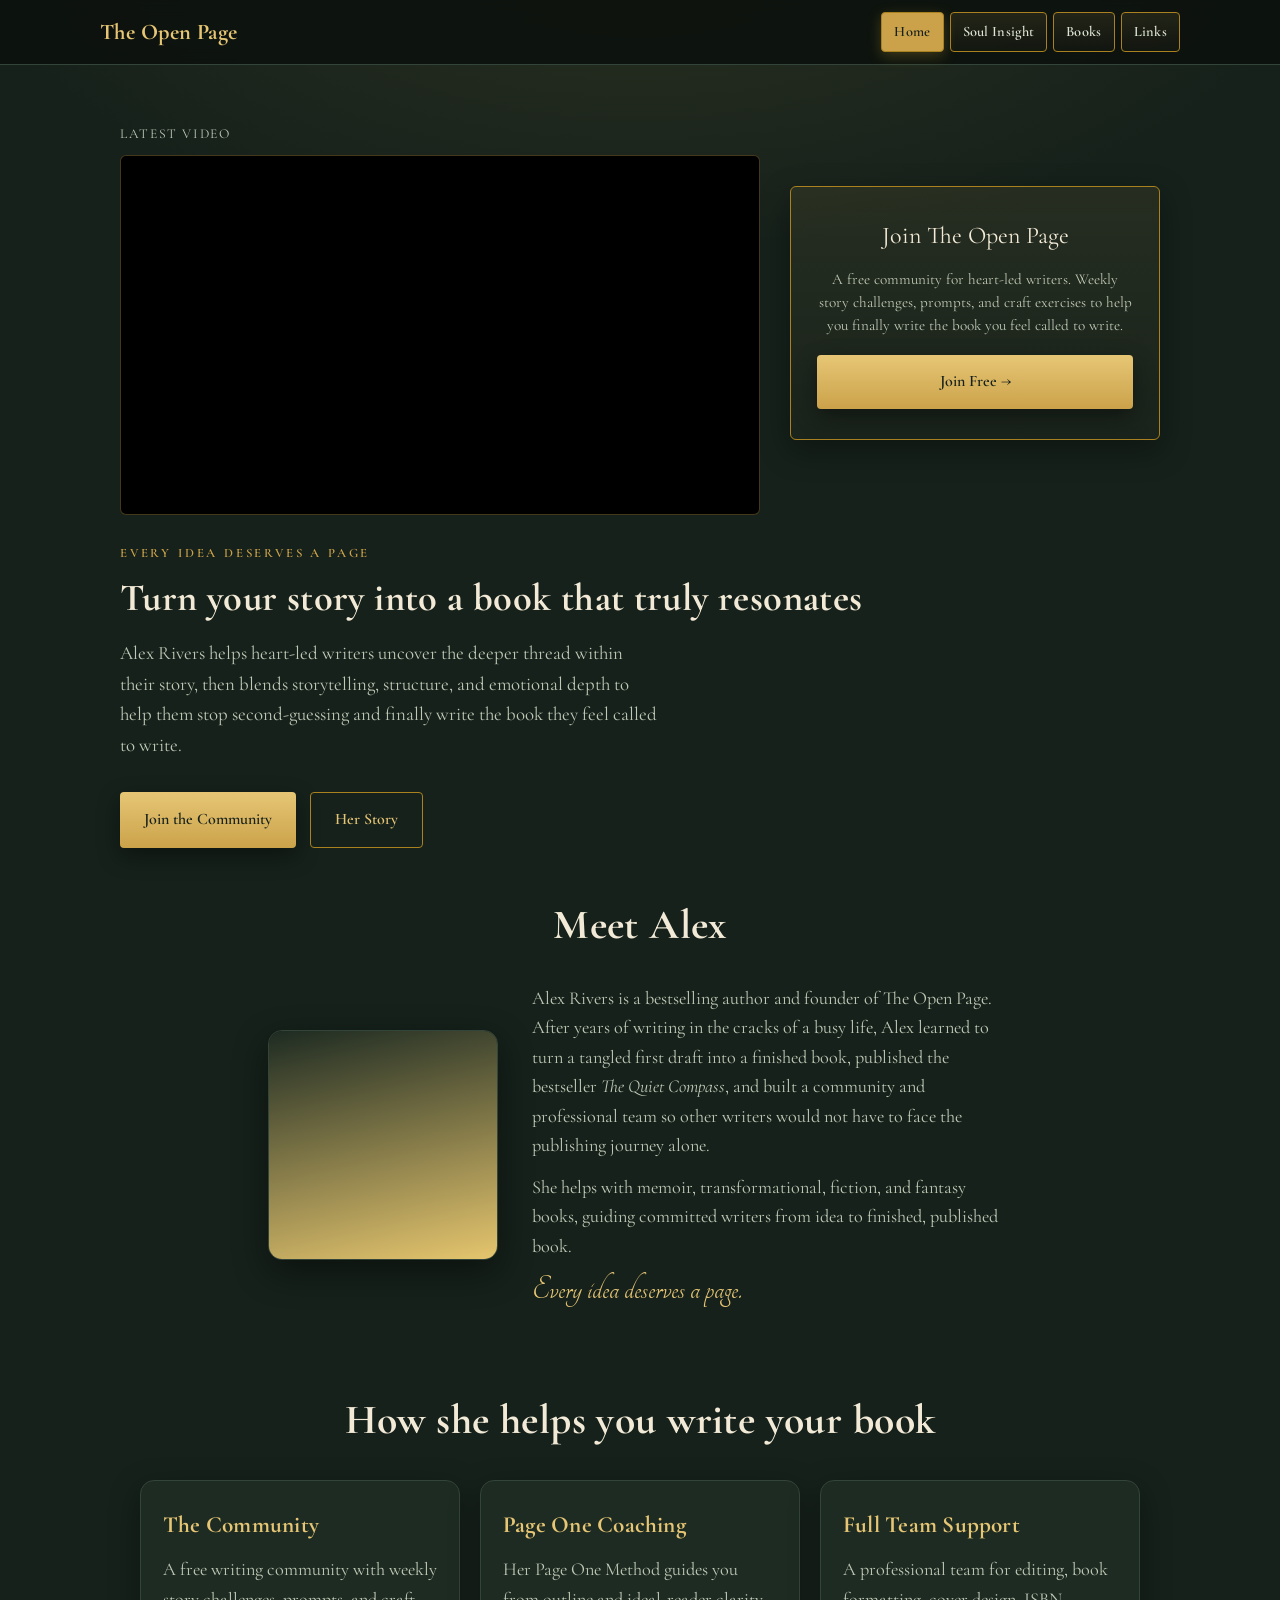
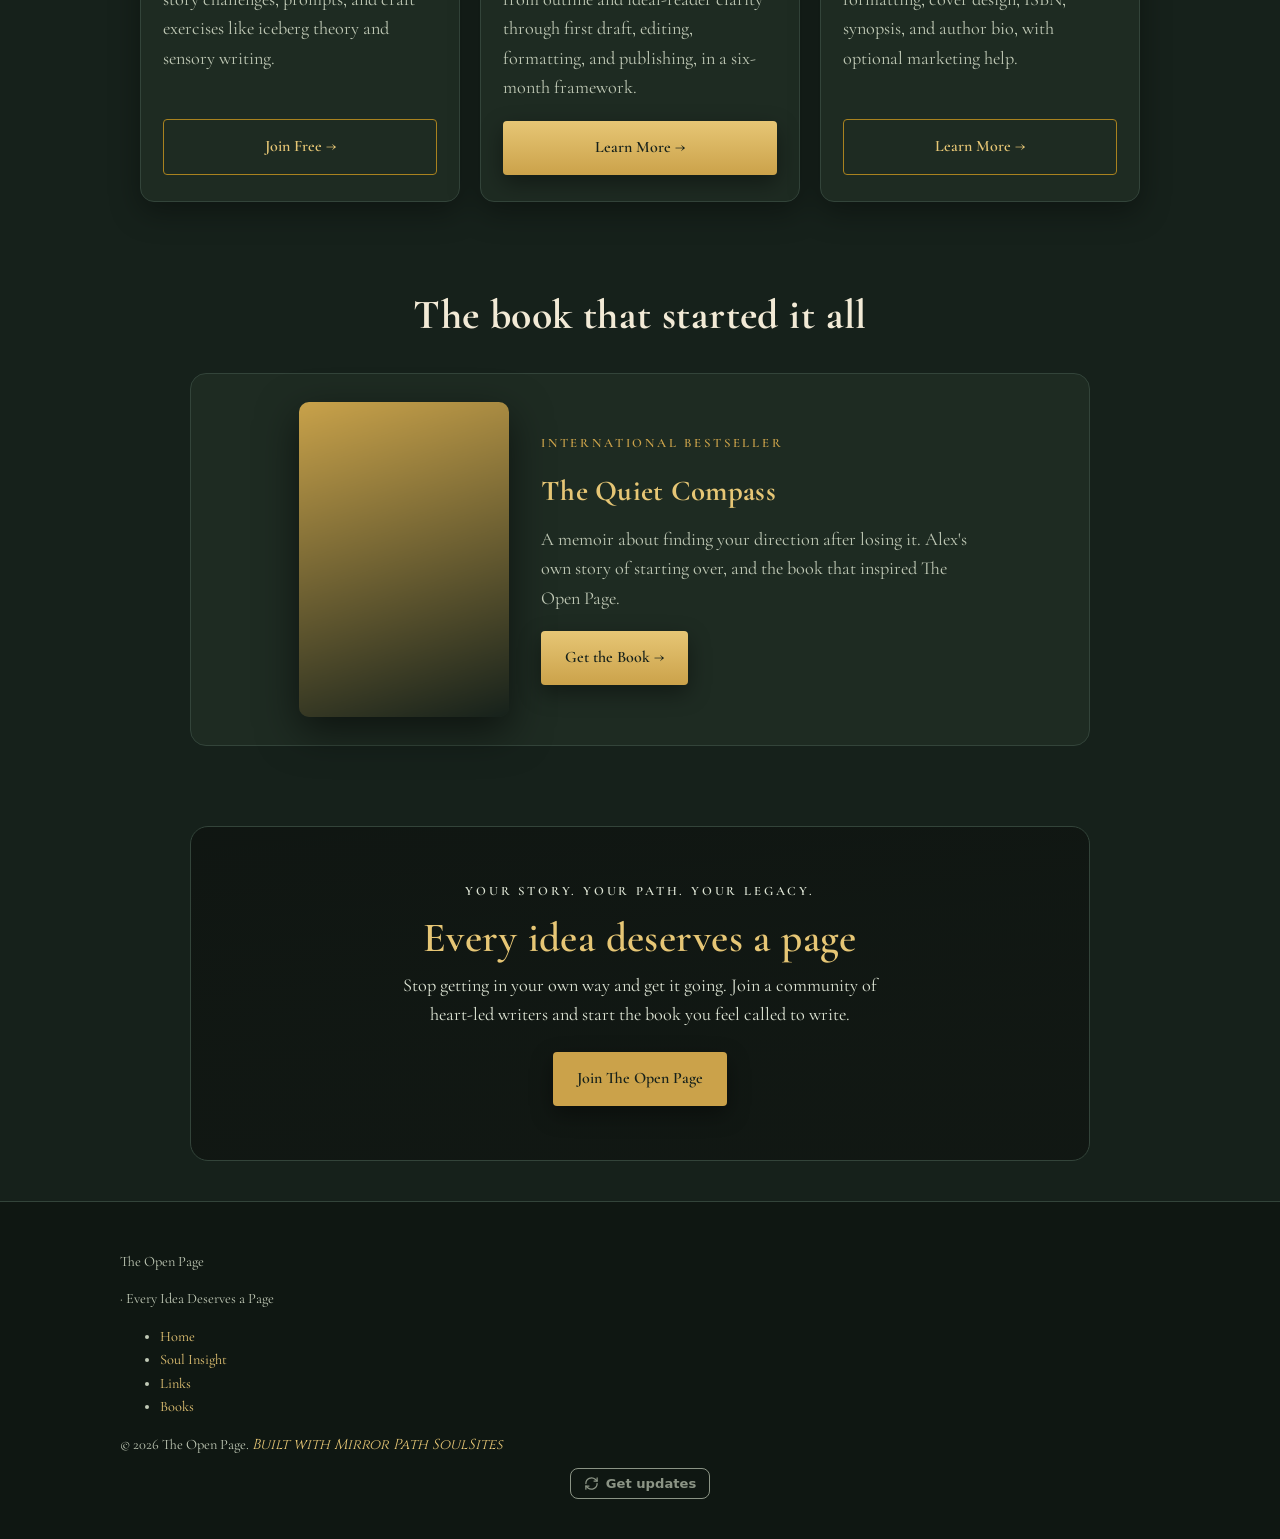
<file: index.html>
<!DOCTYPE html>
<html lang="en">
<head>
  <meta charset="UTF-8" />
  <meta name="viewport" content="width=device-width, initial-scale=1.0, viewport-fit=cover" />
  <title>The Open Page · Alex Rivers</title>
  <meta name="description" content="Every idea deserves a page. Alex Rivers helps first-time authors shape a tangled draft into a book that resonates." />

  <link rel="preconnect" href="https://fonts.googleapis.com" />
  <link rel="preconnect" href="https://fonts.gstatic.com" crossorigin />
  <link href="https://fonts.googleapis.com/css2?family=Cinzel:wght@600;700&family=Cormorant+Garamond:ital,wght@0,400;0,500;0,600;0,700;1,400;1,600&family=Tangerine:wght@700&display=swap" rel="stylesheet" />

  <link rel="icon" href="assets/logo.png" />
  <link rel="stylesheet" href="css/style.css" />
  <link rel="stylesheet" href="css/premium.css" />
  <meta name="robots" content="index,follow,max-image-preview:large" />
  <link rel="canonical" href="https://openpage.example.com/" />
  <meta property="og:type" content="website" />
  <meta property="og:site_name" content="The Open Page" />
  <meta property="og:title" content="The Open Page · Alex Rivers" />
  <meta property="og:description" content="Every idea deserves a page. Turn the story inside you into a book that resonates." />
  <meta property="og:url" content="https://openpage.example.com/" />
  <meta property="og:image" content="https://openpage.example.com/assets/og.png" />
  <meta name="twitter:card" content="summary_large_image" />
  <meta name="twitter:title" content="The Open Page · Alex Rivers" />
  <meta name="twitter:description" content="Every idea deserves a page. Turn the story inside you into a book that resonates." />
  <meta name="twitter:image" content="https://openpage.example.com/assets/og.png" />
  <link rel="manifest" href="/manifest.webmanifest" />
  <meta name="theme-color" content="#16211b" />
  <meta name="mobile-web-app-capable" content="yes" />
  <meta name="apple-mobile-web-app-capable" content="yes" />
  <meta name="apple-mobile-web-app-status-bar-style" content="black-translucent" />
  <meta name="apple-mobile-web-app-title" content="Open Page" />
  <link rel="apple-touch-icon" href="/assets/apple-touch-icon.png" />
  <script type="application/ld+json">{"@context":"https://schema.org","@graph":[{"@type":"WebSite","@id":"https://openpage.example.com/#website","url":"https://openpage.example.com","name":"The Open Page","description":"Every idea deserves a page. Alex Rivers helps first-time authors shape a tangled draft into a book that resonates.","publisher":{"@id":"https://openpage.example.com/#creator"},"inLanguage":"en"},{"@type":"Person","@id":"https://openpage.example.com/#creator","name":"The Open Page","url":"https://openpage.example.com","description":"Every idea deserves a page. Alex Rivers helps first-time authors shape a tangled draft into a book that resonates.","image":"https://openpage.example.com/assets/logo.png","sameAs":["https://example.com/community","https://example.com/youtube","https://example.com/linkedin","https://example.com/instagram","https://example.com/tiktok"]},{"@type":"WebPage","@id":"https://openpage.example.com/#webpage","url":"https://openpage.example.com/","name":"The Open Page · Alex Rivers","description":"Every idea deserves a page. Alex Rivers helps first-time authors shape a tangled draft into a book that resonates.","isPartOf":{"@id":"https://openpage.example.com/#website"},"about":{"@id":"https://openpage.example.com/#creator"},"inLanguage":"en"}]}</script>
</head>
<body>

  <!-- ===================== NAV ===================== -->
  <nav class="nav">
    <div class="container nav__inner">
      <a class="nav__brand" href="/">The Open Page</a>
      <ul class="nav__links">
        <li><a href="/" class="is-active">Home</a></li>
        <li><a href="soul-insight">Soul Insight</a></li>
        <li><a href="products">Books</a></li>
        <li><a href="links">Links</a></li>
      </ul>
    </div>
  </nav>

  <!-- ===================== HERO: brand banner + YouTube + CTA ===================== -->
  <header class="section--tight">
    <div class="container">
      <div class="hero-split">
        <div class="hero-split__media">
          <div class="live-banner__head">
            <span class="live-dot" id="liveDot" hidden></span>
            <span id="liveLabel">Latest video</span>
          </div>
          <div class="video-frame">
            <iframe id="ytFrame" title="The Open Page video"
              allow="accelerometer; autoplay; clipboard-write; encrypted-media; gyroscope; picture-in-picture" allowfullscreen></iframe>
            <noscript>
              <iframe src="https://www.youtube.com/embed/YOUR_VIDEO_ID?rel=0&modestbranding=1"
                title="The Open Page latest" allowfullscreen
                style="position:absolute;inset:0;width:100%;height:100%;border:0;"></iframe>
            </noscript>
          </div>
        </div>

        <div class="hero-split__aside">
          <a class="app-cta" href="https://example.com/community" target="_blank" rel="noopener">
            <div class="app-cta__title">Join The Open Page</div>
            <p class="app-cta__sub">A free community for heart-led writers. Weekly story challenges, prompts, and craft exercises to help you finally write the book you feel called to write.</p>
            <span class="btn btn--primary btn--block">Join Free&nbsp;→</span>
          </a>
        </div>
      </div>

      <div class="hero-below">
        <p class="eyebrow">Every idea deserves a page</p>
        <h1 class="display">Turn your story into a book that truly resonates</h1>
        <p class="lede">Alex Rivers helps heart-led writers uncover the deeper thread within their story, then blends storytelling, structure, and emotional depth to help them stop second-guessing and finally write the book they feel called to write.</p>
        <p class="hero__actions" style="margin-top:18px;">
          <a class="btn btn--primary" href="https://example.com/community" target="_blank" rel="noopener">Join the Community</a>
          <a class="btn btn--ghost" href="soul-insight">Her Story</a>
        </p>
      </div>
    </div>
  </header>

  <!-- ===================== ABOUT ===================== -->
  <section class="section--tight"><div class="container">
    <h2 class="section-title text-center">Meet Alex</h2>
    <div class="about-wrap">
      <img src="assets/profile.png" alt="Alex Rivers" />
      <div style="flex:1 1 340px;max-width:480px;">
        <p style="color:var(--text-muted);margin:0 0 12px;">Alex Rivers is a bestselling author and founder of The Open Page. After years of writing in the cracks of a busy life, Alex learned to turn a tangled first draft into a finished book, published the bestseller <em>The Quiet Compass</em>, and built a community and professional team so other writers would not have to face the publishing journey alone.</p>
        <p style="color:var(--text-muted);margin:0;">She helps with memoir, transformational, fiction, and fantasy books, guiding committed writers from idea to finished, published book.</p>
        <p class="about-sig">Every idea deserves a page.</p>
      </div>
    </div>
  </div></section>

  <!-- ===================== OFFERS ===================== -->
  <section class="section--tight"><div class="container">
    <h2 class="section-title text-center">How she helps you write your book</h2>
    <div class="card-grid">
      <div class="tp-card">
        <h3>The Community</h3>
        <p>A free writing community with weekly story challenges, prompts, and craft exercises like iceberg theory and sensory writing.</p>
        <a class="btn btn--ghost btn--block" href="https://example.com/community" target="_blank" rel="noopener">Join Free&nbsp;→</a>
      </div>
      <div class="tp-card">
        <h3>Page One Coaching</h3>
        <p>Her Page One Method guides you from outline and ideal-reader clarity through first draft, editing, formatting, and publishing, in a six-month framework.</p>
        <a class="btn btn--primary btn--block" href="https://example.com/community" target="_blank" rel="noopener">Learn More&nbsp;→</a>
      </div>
      <div class="tp-card">
        <h3>Full Team Support</h3>
        <p>A professional team for editing, book formatting, cover design, ISBN, synopsis, and author bio, with optional marketing help.</p>
        <a class="btn btn--ghost btn--block" href="https://example.com/community" target="_blank" rel="noopener">Learn More&nbsp;→</a>
      </div>
    </div>
  </div></section>

  <!-- ===================== BOOK ===================== -->
  <section class="section--tight"><div class="container">
    <h2 class="section-title text-center">The book that started it all</h2>
    <div class="book-feature">
      <img src="assets/book.png" alt="The Quiet Compass by Alex Rivers" />
      <div class="bf-body">
        <p class="eyebrow">International Bestseller</p>
        <h3 style="font-size:1.8rem;margin:2px 0 10px;color:var(--gold-bright);">The Quiet Compass</h3>
        <p style="color:var(--text-muted);margin:0 0 18px;">A memoir about finding your direction after losing it. Alex's own story of starting over, and the book that inspired The Open Page.</p>
        <a class="btn btn--primary" href="https://example.com/book-quiet-compass" target="_blank" rel="noopener">Get the Book&nbsp;→</a>
      </div>
    </div>
  </div></section>

  <!-- ===================== FINAL CTA ===================== -->
  <section class="section--tight"><div class="container">
    <div class="cta-band">
      <p class="eyebrow">Your story. Your path. Your legacy.</p>
      <h2 class="display" style="font-size:clamp(1.8rem,5vw,2.6rem);margin:4px 0 10px;">Every idea deserves a page</h2>
      <p style="max-width:500px;margin:0 auto 22px;">Stop getting in your own way and get it going. Join a community of heart-led writers and start the book you feel called to write.</p>
      <a class="btn btn--primary" href="https://example.com/community" target="_blank" rel="noopener">Join The Open Page</a>
    </div>
  </div></section>

  <!-- ===================== FOOTER ===================== -->
  <footer id="site-footer"></footer>
  <script src="js/footer.js"></script>

  <!-- ===================== LIVE / LATEST VIDEO ===================== -->
  <script>
  (function () {
    var KEY = window.SS_YT_KEY || "";
    var CHANNEL_ID = "YOUR_CHANNEL_ID";
    var PLAYLIST = "YOUR_UPLOADS_PLAYLIST_ID";
    var FALLBACK_VIDEO = "YOUR_VIDEO_ID";
    var PARAMS = "rel=0&modestbranding=1&playsinline=1";
    var frame = document.getElementById("ytFrame"), dot = document.getElementById("liveDot"), label = document.getElementById("liveLabel");
    if (!frame) return;
    function fallback(){ frame.src = (FALLBACK_VIDEO && FALLBACK_VIDEO.indexOf("{{") !== 0) ? ("https://www.youtube.com/embed/" + FALLBACK_VIDEO + "?" + PARAMS) : ("https://www.youtube.com/embed/videoseries?list=" + PLAYLIST + "&" + PARAMS); if(label) label.textContent="Latest video"; if(dot) dot.hidden=true; }
    function render(mode,id){
      if(mode==="live"&&id){ frame.src="https://www.youtube.com/embed/"+id+"?autoplay=1&mute=1&"+PARAMS; if(label) label.textContent="Live now"; if(dot) dot.hidden=false; }
      else if(mode==="video"&&id){ frame.src="https://www.youtube.com/embed/"+id+"?"+PARAMS; if(dot) dot.hidden=true; }
      else fallback();
    }
    if(!KEY){ fallback(); return; }
    var api="https://www.googleapis.com/youtube/v3/";
    fetch(api+"search?part=id&type=video&eventType=live&maxResults=1&channelId="+CHANNEL_ID+"&key="+KEY)
      .then(function(r){ if(!r.ok) throw 0; return r.json(); })
      .then(function(d){
        if(d.items&&d.items.length&&d.items[0].id&&d.items[0].id.videoId){ render("live", d.items[0].id.videoId); return null; }
        return fetch(api+"playlistItems?part=contentDetails,status&maxResults=50&playlistId="+PLAYLIST+"&key="+KEY)
          .then(function(r){ if(!r.ok) throw 0; return r.json(); })
          .then(function(d2){
            var pub=(d2.items||[]).filter(function(it){ var s=it.status&&it.status.privacyStatus; return (s==="public"||s==="unlisted")&&it.contentDetails&&it.contentDetails.videoId; });
            if(pub.length){ pub.sort(function(a,b){ return (b.contentDetails.videoPublishedAt||"").localeCompare(a.contentDetails.videoPublishedAt||""); }); render("video", pub[0].contentDetails.videoId); }
            else fallback();
          });
      }).catch(fallback);
  })();
  </script>
  <script>if("serviceWorker" in navigator){addEventListener("load",function(){navigator.serviceWorker.register("/sw.js").catch(function(){});});}</script>
</body>
</html>
</file>
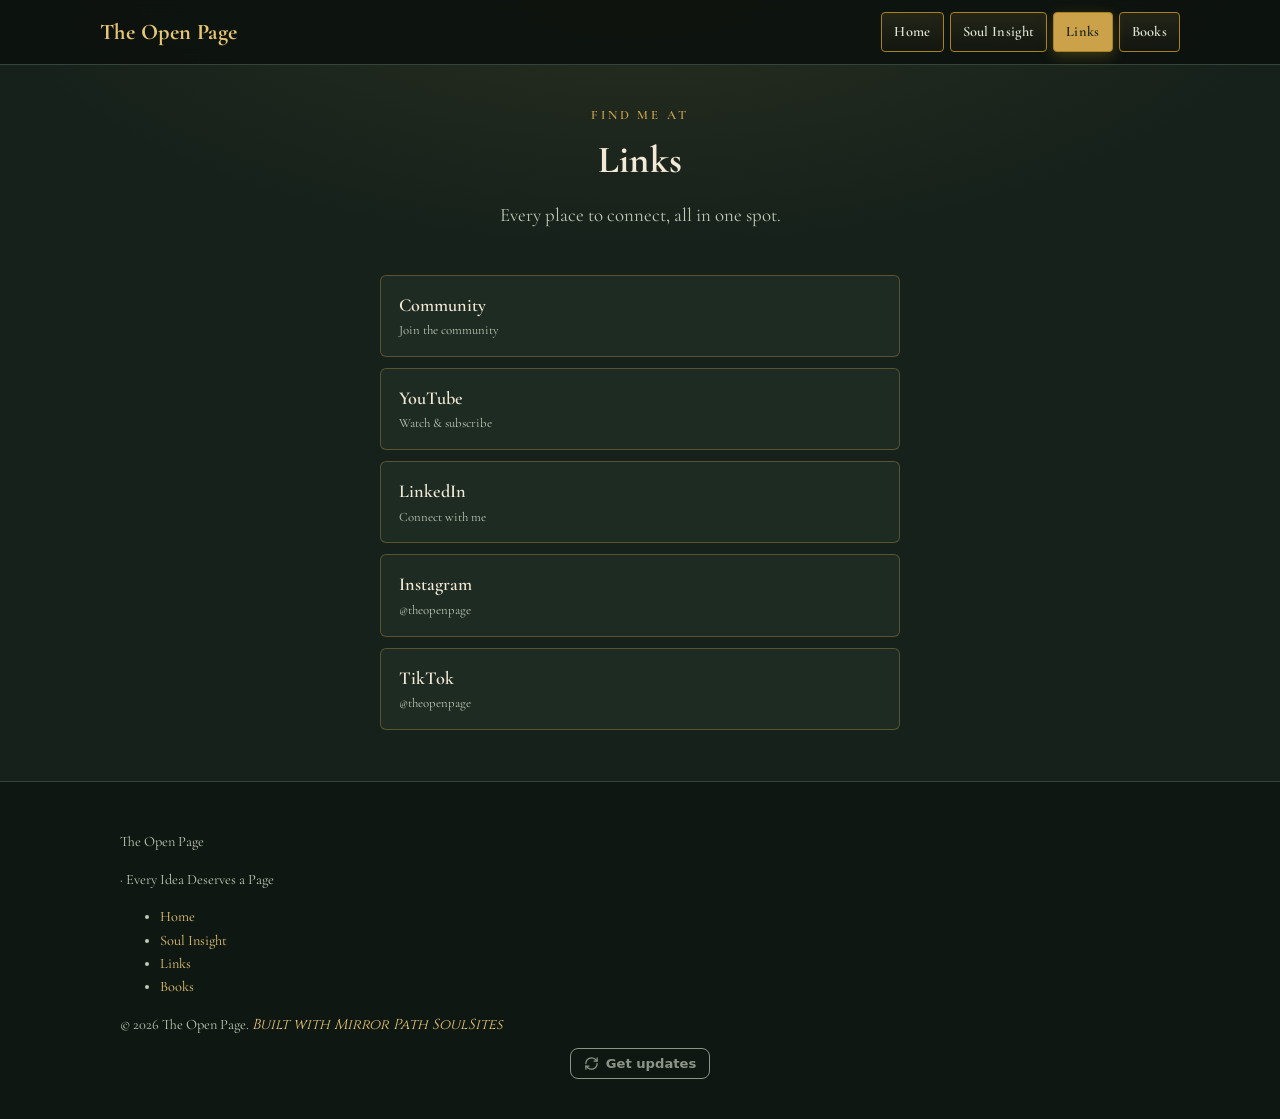
<file: links.html>
<!DOCTYPE html>
<html lang="en">
<head>
  <meta charset="UTF-8" />
  <meta name="viewport" content="width=device-width, initial-scale=1.0" />
  <title>Links · The Open Page</title>
  <meta name="description" content="Every place to connect with The Open Page." />
  <link rel="preconnect" href="https://fonts.googleapis.com" />
  <link rel="preconnect" href="https://fonts.gstatic.com" crossorigin />
  <link href="https://fonts.googleapis.com/css2?family=Cinzel:wght@600;700&family=Cormorant+Garamond:ital,wght@0,400;0,500;0,600;0,700;1,400;1,600&family=Tangerine:wght@700&display=swap" rel="stylesheet" />
  <link rel="icon" href="assets/logo.png" />
  <link rel="stylesheet" href="css/style.css" />
  <link rel="stylesheet" href="css/premium.css" />
  <style>
    .linkrow{display:flex;align-items:center;gap:14px;background:var(--bg-raised);border:1px solid var(--border);
      border-radius:var(--radius);padding:15px 18px;margin:0 0 11px;color:var(--text);text-decoration:none;transition:.12s;max-width:520px;}
    .linkrow:hover{border-color:var(--gold);transform:translateY(-1px);}
    .linkrow__title{font-weight:600;} .linkrow__sub{font-size:.8rem;color:var(--text-muted);}
    .links-wrap{max-width:520px;margin:0 auto;}
  </style>
  <meta name="robots" content="index,follow,max-image-preview:large" />
  <link rel="canonical" href="https://openpage.example.com/links" />
  <meta property="og:type" content="website" />
  <meta property="og:site_name" content="The Open Page" />
  <meta property="og:title" content="Links · The Open Page" />
  <meta property="og:description" content="Every place to connect with The Open Page." />
  <meta property="og:url" content="https://openpage.example.com/links" />
  <meta property="og:image" content="https://openpage.example.com/assets/og.png" />
  <meta name="twitter:card" content="summary_large_image" />
  <meta name="twitter:title" content="Links · The Open Page" />
  <meta name="twitter:description" content="Every place to connect with The Open Page." />
  <meta name="twitter:image" content="https://openpage.example.com/assets/og.png" />
  <link rel="manifest" href="/manifest.webmanifest" />
  <meta name="theme-color" content="#1e2b22" />
  <meta name="mobile-web-app-capable" content="yes" />
  <meta name="apple-mobile-web-app-capable" content="yes" />
  <meta name="apple-mobile-web-app-status-bar-style" content="black-translucent" />
  <meta name="apple-mobile-web-app-title" content="The Open Page" />
  <link rel="apple-touch-icon" href="/assets/apple-touch-icon.png" />
  <script type="application/ld+json">{"@context":"https://schema.org","@graph":[{"@type":"WebSite","@id":"https://openpage.example.com/#website","url":"https://openpage.example.com","name":"The Open Page","description":"Every idea deserves a page. Alex Rivers helps first-time authors shape a tangled draft into a book that resonates.","publisher":{"@id":"https://openpage.example.com/#creator"},"inLanguage":"en"},{"@type":"Person","@id":"https://openpage.example.com/#creator","name":"The Open Page","url":"https://openpage.example.com","description":"Every idea deserves a page. Alex Rivers helps first-time authors shape a tangled draft into a book that resonates.","image":"https://openpage.example.com/assets/logo.png","sameAs":["https://example.com/community","https://example.com/youtube","https://example.com/linkedin","https://example.com/instagram","https://example.com/tiktok"]},{"@type":"WebPage","@id":"https://openpage.example.com/links#webpage","url":"https://openpage.example.com/links","name":"Links · The Open Page","description":"Every place to connect with The Open Page.","isPartOf":{"@id":"https://openpage.example.com/#website"},"about":{"@id":"https://openpage.example.com/#creator"},"inLanguage":"en"}]}</script>
</head>
<body>
  <nav class="nav"><div class="container nav__inner">
    <a class="nav__brand" href="/">The Open Page</a>
    <ul class="nav__links">
      <li><a href="/">Home</a></li>
      <li><a href="soul-insight">Soul Insight</a></li>
      <li><a href="links" class="is-active">Links</a></li>
      <li><a href="products">Books</a></li>
    </ul>
  </div></nav>

  <header class="section section--tight"><div class="container text-center">
    <p class="eyebrow">Find me at</p>
    <h1 class="display">Links</h1>
    <p class="section-intro">Every place to connect, all in one spot.</p>
  </div></header>

  <section class="section--tight"><div class="container"><div class="links-wrap">
    <a class="linkrow" href="https://example.com/community" target="_blank" rel="noopener"><div><div class="linkrow__title">Community</div><div class="linkrow__sub">Join the community</div></div></a>
    <a class="linkrow" href="https://example.com/youtube" target="_blank" rel="noopener"><div><div class="linkrow__title">YouTube</div><div class="linkrow__sub">Watch &amp; subscribe</div></div></a>
    <a class="linkrow" href="https://example.com/linkedin" target="_blank" rel="noopener"><div><div class="linkrow__title">LinkedIn</div><div class="linkrow__sub">Connect with me</div></div></a>
    <a class="linkrow" href="https://example.com/instagram" target="_blank" rel="noopener"><div><div class="linkrow__title">Instagram</div><div class="linkrow__sub">@theopenpage</div></div></a>
    <a class="linkrow" href="https://example.com/tiktok" target="_blank" rel="noopener"><div><div class="linkrow__title">TikTok</div><div class="linkrow__sub">@theopenpage</div></div></a>
  </div></div></section>

  <footer id="site-footer"></footer>
  <script src="js/footer.js"></script>
  <script>if("serviceWorker" in navigator){addEventListener("load",function(){navigator.serviceWorker.register("/sw.js").catch(function(){});});}</script>
</body>
</html>
</file>
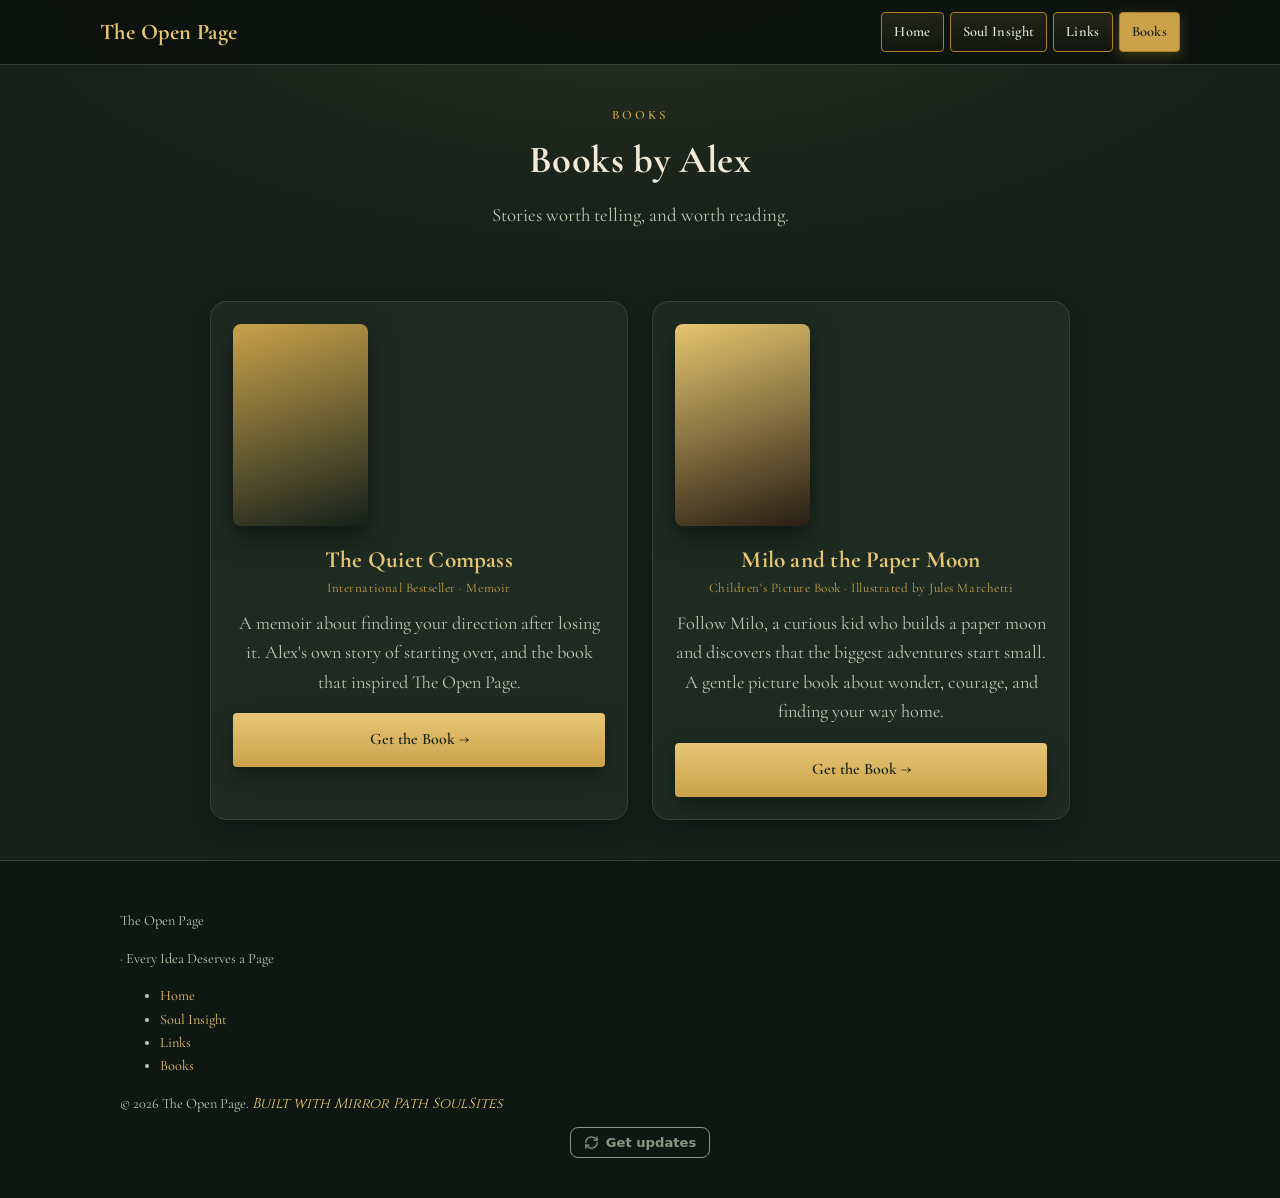
<file: products.html>
<!DOCTYPE html>
<html lang="en">
<head>
  <meta charset="UTF-8" />
  <meta name="viewport" content="width=device-width, initial-scale=1.0" />
  <title>Books · The Open Page</title>
  <meta name="description" content="Books by Alex Rivers, including the international bestseller The Quiet Compass and the children's adventure Milo and the Paper Moon." />
  <link rel="preconnect" href="https://fonts.googleapis.com" />
  <link rel="preconnect" href="https://fonts.gstatic.com" crossorigin />
  <link href="https://fonts.googleapis.com/css2?family=Cinzel:wght@600;700&family=Cormorant+Garamond:ital,wght@0,400;0,500;0,600;0,700;1,400;1,600&family=Tangerine:wght@700&display=swap" rel="stylesheet" />
  <link rel="icon" href="assets/logo.png" />
  <link rel="stylesheet" href="css/style.css" />
  <link rel="stylesheet" href="css/premium.css" />
  <meta name="robots" content="index,follow,max-image-preview:large" />
  <link rel="canonical" href="https://openpage.example.com/products" />
  <meta property="og:type" content="website" />
  <meta property="og:site_name" content="The Open Page" />
  <meta property="og:title" content="Books · The Open Page" />
  <meta property="og:description" content="Books by Alex Rivers: The Quiet Compass and Milo and the Paper Moon." />
  <meta property="og:url" content="https://openpage.example.com/products" />
  <meta property="og:image" content="https://openpage.example.com/assets/og.png" />
  <meta name="twitter:card" content="summary_large_image" />
  <meta name="twitter:title" content="Books · The Open Page" />
  <meta name="twitter:description" content="Books by Alex Rivers: The Quiet Compass and Milo and the Paper Moon." />
  <meta name="twitter:image" content="https://openpage.example.com/assets/og.png" />
  <link rel="manifest" href="/manifest.webmanifest" />
  <meta name="theme-color" content="#16211b" />
  <meta name="mobile-web-app-capable" content="yes" />
  <meta name="apple-mobile-web-app-capable" content="yes" />
  <meta name="apple-mobile-web-app-status-bar-style" content="black-translucent" />
  <meta name="apple-mobile-web-app-title" content="Open Page" />
  <link rel="apple-touch-icon" href="/assets/apple-touch-icon.png" />
  <script type="application/ld+json">{"@context":"https://schema.org","@graph":[{"@type":"WebSite","@id":"https://openpage.example.com/#website","url":"https://openpage.example.com","name":"The Open Page","description":"Every idea deserves a page. Alex Rivers helps first-time authors shape a tangled draft into a book that resonates.","publisher":{"@id":"https://openpage.example.com/#creator"},"inLanguage":"en"},{"@type":"Person","@id":"https://openpage.example.com/#creator","name":"The Open Page","url":"https://openpage.example.com","description":"Every idea deserves a page. Alex Rivers helps first-time authors shape a tangled draft into a book that resonates.","image":"https://openpage.example.com/assets/logo.png","sameAs":["https://example.com/community","https://example.com/youtube","https://example.com/linkedin","https://example.com/instagram","https://example.com/tiktok"]},{"@type":"WebPage","@id":"https://openpage.example.com/products#webpage","url":"https://openpage.example.com/products","name":"Books · The Open Page","description":"Books by Alex Rivers, including the international bestseller The Quiet Compass and the children's adventure Milo and the Paper Moon.","isPartOf":{"@id":"https://openpage.example.com/#website"},"about":{"@id":"https://openpage.example.com/#creator"},"inLanguage":"en"}]}</script>
</head>
<body>
  <nav class="nav"><div class="container nav__inner">
    <a class="nav__brand" href="/">The Open Page</a>
    <ul class="nav__links">
      <li><a href="/">Home</a></li>
      <li><a href="soul-insight">Soul Insight</a></li>
      <li><a href="links">Links</a></li>
      <li><a href="products" class="is-active">Books</a></li>
    </ul>
  </div></nav>

  <header class="section section--tight"><div class="container text-center">
    <p class="eyebrow">Books</p>
    <h1 class="display">Books by Alex</h1>
    <p class="section-intro">Stories worth telling, and worth reading.</p>
  </div></header>

  <section class="section--tight"><div class="container">
    <div class="books-grid">

      <div class="book-card">
        <img src="assets/book.png" alt="The Quiet Compass by Alex Rivers" />
        <div class="bc-body">
          <h3>The Quiet Compass</h3>
          <p class="bc-sub">International Bestseller · Memoir</p>
          <p>A memoir about finding your direction after losing it. Alex's own story of starting over, and the book that inspired The Open Page.</p>
          <a class="btn btn--primary" href="https://example.com/book-quiet-compass" target="_blank" rel="noopener">Get the Book&nbsp;→</a>
        </div>
      </div>

      <div class="book-card">
        <img src="assets/book2.png" alt="Milo and the Paper Moon by Alex Rivers" />
        <div class="bc-body">
          <h3>Milo and the Paper Moon</h3>
          <p class="bc-sub">Children's Picture Book · Illustrated by Jules Marchetti</p>
          <p>Follow Milo, a curious kid who builds a paper moon and discovers that the biggest adventures start small. A gentle picture book about wonder, courage, and finding your way home.</p>
          <a class="btn btn--primary" href="https://example.com/book-milo-paper-moon" target="_blank" rel="noopener">Get the Book&nbsp;→</a>
        </div>
      </div>

    </div>
  </div></section>

  <footer id="site-footer"></footer>
  <script src="js/footer.js"></script>
  <script>if("serviceWorker" in navigator){addEventListener("load",function(){navigator.serviceWorker.register("/sw.js").catch(function(){});});}</script>
</body>
</html>
</file>
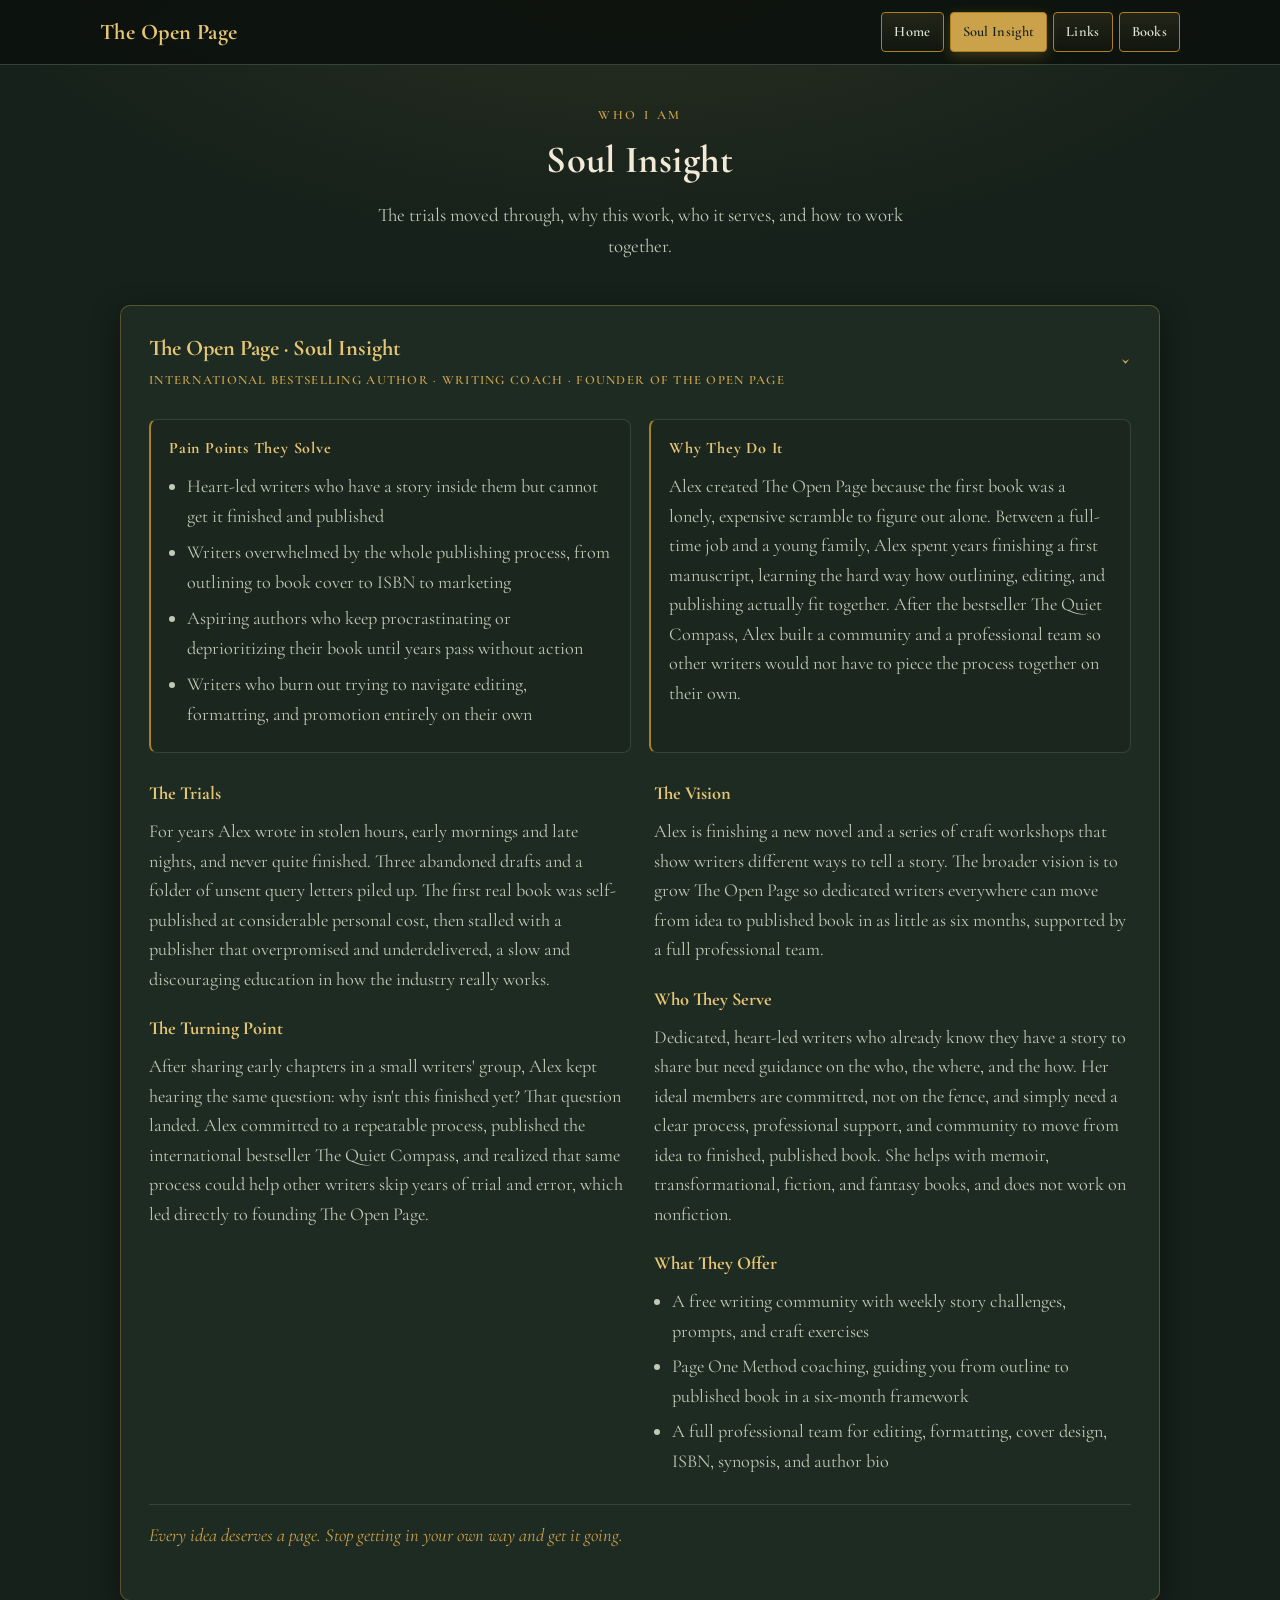
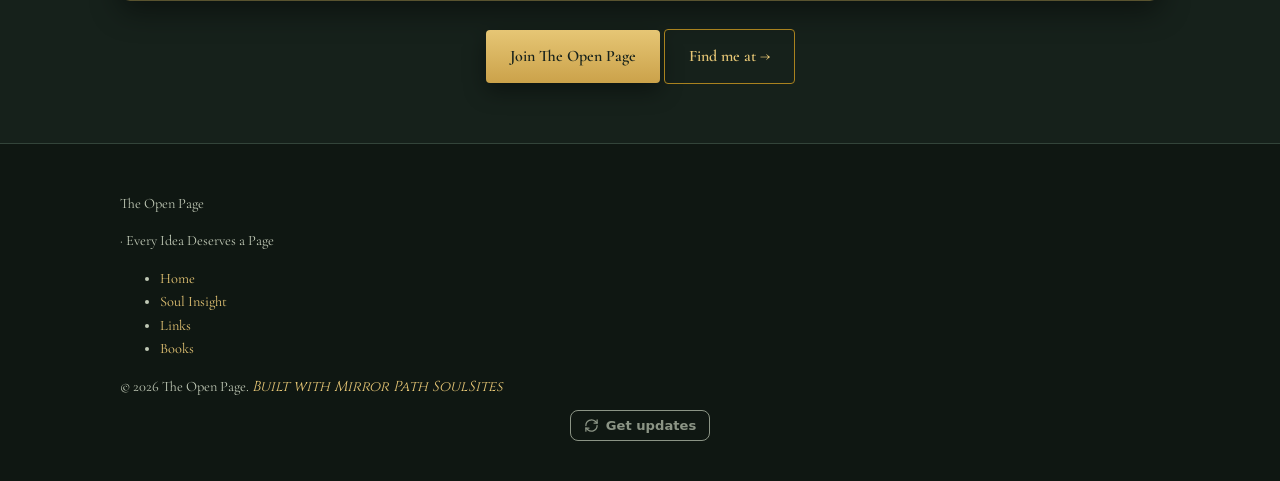
<file: soul-insight.html>
<!DOCTYPE html>
<html lang="en">
<head>
  <meta charset="UTF-8" />
  <meta name="viewport" content="width=device-width, initial-scale=1.0" />
  <title>Soul Insight · The Open Page</title>
  <meta name="description" content="The Soul Insight of The Open Page: the trials, the why, who they serve, and how to work with them." />
  <link rel="preconnect" href="https://fonts.googleapis.com" />
  <link rel="preconnect" href="https://fonts.gstatic.com" crossorigin />
  <link href="https://fonts.googleapis.com/css2?family=Cinzel:wght@600;700&family=Cormorant+Garamond:ital,wght@0,400;0,500;0,600;0,700;1,400;1,600&family=Tangerine:wght@700&display=swap" rel="stylesheet" />
  <link rel="icon" href="assets/logo.png" />
  <link rel="stylesheet" href="css/style.css" />
  <link rel="stylesheet" href="css/premium.css" />
  <style>
    /* Soul Insight cards (scoped) */
    .si-card{background:var(--bg-raised);border:1px solid var(--border);border-radius:10px;margin:0 0 20px;overflow:hidden;box-shadow:var(--shadow);}
    .si-card>summary{list-style:none;cursor:pointer;padding:24px 28px;display:flex;align-items:center;justify-content:space-between;gap:16px;font-family:var(--font-display);font-size:1.4rem;font-weight:700;color:var(--text);}
    .si-card>summary::-webkit-details-marker{display:none;}
    .si-card>summary:hover{color:var(--gold);}
    .si-card>summary .si-chevron{color:var(--gold);font-size:1.4rem;transition:transform .2s;flex-shrink:0;}
    .si-card[open]>summary .si-chevron{transform:rotate(90deg);}
    .si-card>summary .si-brand{display:block;font-family:var(--font-body);font-size:.8rem;font-weight:600;color:var(--gold);margin-top:4px;letter-spacing:.1em;text-transform:uppercase;}
    .si-body{padding:0 28px 30px;}
    .si-top{display:grid;grid-template-columns:1fr 1fr;gap:18px;margin:4px 0 26px;}
    .si-feature{border:1px solid var(--border-soft);border-left:2px solid var(--gold-deep);border-radius:8px;padding:16px 18px;background:rgba(0,0,0,.12);}
    .si-feature h4{font-family:var(--font-display);color:var(--gold);margin:0 0 10px;font-size:1rem;letter-spacing:.05em;}
    .si-feature ul{margin:0;padding-left:18px;color:var(--text-muted);} .si-feature ul li{margin:0 0 7px;}
    .si-feature p{margin:0;color:var(--text-muted);}
    .si-cols{display:grid;grid-template-columns:1fr 1fr;gap:28px;}
    .si-block{margin:0 0 20px;} .si-block h4{font-family:var(--font-display);color:var(--text);margin:0 0 8px;font-size:1.15rem;}
    .si-block p,.si-block ul{color:var(--text-muted);margin:0;} .si-block ul{padding-left:18px;} .si-block ul li{margin:0 0 6px;}
    .si-sig{border-top:1px solid var(--border-soft);margin-top:8px;padding-top:16px;font-family:var(--font-display);color:var(--gold);font-style:italic;font-size:1.15rem;}
    @media(max-width:720px){ .si-top,.si-cols{grid-template-columns:1fr;} }
  </style>
  <meta name="robots" content="index,follow,max-image-preview:large" />
  <link rel="canonical" href="https://openpage.example.com/soul-insight" />
  <meta property="og:type" content="website" />
  <meta property="og:site_name" content="The Open Page" />
  <meta property="og:title" content="Soul Insight · The Open Page" />
  <meta property="og:description" content="The Soul Insight of The Open Page: the trials, the why, who they serve, and how to work with them." />
  <meta property="og:url" content="https://openpage.example.com/soul-insight" />
  <meta property="og:image" content="https://openpage.example.com/assets/og.png" />
  <meta name="twitter:card" content="summary_large_image" />
  <meta name="twitter:title" content="Soul Insight · The Open Page" />
  <meta name="twitter:description" content="The Soul Insight of The Open Page: the trials, the why, who they serve, and how to work with them." />
  <meta name="twitter:image" content="https://openpage.example.com/assets/og.png" />
  <link rel="manifest" href="/manifest.webmanifest" />
  <meta name="theme-color" content="#1e2b22" />
  <meta name="mobile-web-app-capable" content="yes" />
  <meta name="apple-mobile-web-app-capable" content="yes" />
  <meta name="apple-mobile-web-app-status-bar-style" content="black-translucent" />
  <meta name="apple-mobile-web-app-title" content="The Open Page" />
  <link rel="apple-touch-icon" href="/assets/apple-touch-icon.png" />
  <script type="application/ld+json">{"@context":"https://schema.org","@graph":[{"@type":"WebSite","@id":"https://openpage.example.com/#website","url":"https://openpage.example.com","name":"The Open Page","description":"Every idea deserves a page. Alex Rivers helps first-time authors shape a tangled draft into a book that resonates.","publisher":{"@id":"https://openpage.example.com/#creator"},"inLanguage":"en"},{"@type":"Person","@id":"https://openpage.example.com/#creator","name":"The Open Page","url":"https://openpage.example.com","description":"Every idea deserves a page. Alex Rivers helps first-time authors shape a tangled draft into a book that resonates.","image":"https://openpage.example.com/assets/logo.png","sameAs":["https://example.com/community","https://example.com/youtube","https://example.com/linkedin","https://example.com/instagram","https://example.com/tiktok"]},{"@type":"WebPage","@id":"https://openpage.example.com/soul-insight#webpage","url":"https://openpage.example.com/soul-insight","name":"Soul Insight · The Open Page","description":"The Soul Insight of The Open Page: the trials, the why, who they serve, and how to work with them.","isPartOf":{"@id":"https://openpage.example.com/#website"},"about":{"@id":"https://openpage.example.com/#creator"},"inLanguage":"en"}]}</script>
</head>
<body>
  <nav class="nav"><div class="container nav__inner">
    <a class="nav__brand" href="/">The Open Page</a>
    <ul class="nav__links">
      <li><a href="/">Home</a></li>
      <li><a href="soul-insight" class="is-active">Soul Insight</a></li>
      <li><a href="links">Links</a></li>
      <li><a href="products">Books</a></li>
    </ul>
  </div></nav>

  <header class="section section--tight"><div class="container text-center">
    <p class="eyebrow">Who I am</p>
    <h1 class="display">Soul Insight</h1>
    <p class="section-intro">The trials moved through, why this work, who it serves, and how to work together.</p>
  </div></header>

  <section class="section--tight"><div class="container">

    <details class="si-card" open>
      <summary><span>The Open Page · Soul Insight<span class="si-brand">International Bestselling Author · Writing Coach · Founder of The Open Page</span></span><span class="si-chevron">›</span></summary>
      <div class="si-body">
        <div class="si-top">
          <div class="si-feature"><h4>Pain Points They Solve</h4><ul>
            <li>Heart-led writers who have a story inside them but cannot get it finished and published</li><li>Writers overwhelmed by the whole publishing process, from outlining to book cover to ISBN to marketing</li><li>Aspiring authors who keep procrastinating or deprioritizing their book until years pass without action</li><li>Writers who burn out trying to navigate editing, formatting, and promotion entirely on their own</li></ul></div>
          <div class="si-feature"><h4>Why They Do It</h4><p>Alex created The Open Page because the first book was a lonely, expensive scramble to figure out alone. Between a full-time job and a young family, Alex spent years finishing a first manuscript, learning the hard way how outlining, editing, and publishing actually fit together. After the bestseller The Quiet Compass, Alex built a community and a professional team so other writers would not have to piece the process together on their own.</p></div>
        </div>
        <div class="si-cols">
          <div>
            <div class="si-block"><h4>The Trials</h4><p>For years Alex wrote in stolen hours, early mornings and late nights, and never quite finished. Three abandoned drafts and a folder of unsent query letters piled up. The first real book was self-published at considerable personal cost, then stalled with a publisher that overpromised and underdelivered, a slow and discouraging education in how the industry really works.</p></div>
            <div class="si-block"><h4>The Turning Point</h4><p>After sharing early chapters in a small writers' group, Alex kept hearing the same question: why isn't this finished yet? That question landed. Alex committed to a repeatable process, published the international bestseller The Quiet Compass, and realized that same process could help other writers skip years of trial and error, which led directly to founding The Open Page.</p></div>
          </div>
          <div>
            <div class="si-block"><h4>The Vision</h4><p>Alex is finishing a new novel and a series of craft workshops that show writers different ways to tell a story. The broader vision is to grow The Open Page so dedicated writers everywhere can move from idea to published book in as little as six months, supported by a full professional team.</p></div>
            <div class="si-block"><h4>Who They Serve</h4><p>Dedicated, heart-led writers who already know they have a story to share but need guidance on the who, the where, and the how. Her ideal members are committed, not on the fence, and simply need a clear process, professional support, and community to move from idea to finished, published book. She helps with memoir, transformational, fiction, and fantasy books, and does not work on nonfiction.</p></div>
            <div class="si-block"><h4>What They Offer</h4><ul>
              <li>A free writing community with weekly story challenges, prompts, and craft exercises</li><li>Page One Method coaching, guiding you from outline to published book in a six-month framework</li><li>A full professional team for editing, formatting, cover design, ISBN, synopsis, and author bio</li></ul></div>
          </div>
        </div>
        <p class="si-sig">Every idea deserves a page. Stop getting in your own way and get it going.</p>
      </div>
    </details>


    <p class="text-center" style="margin-top:28px;">
      <a class="btn btn--primary" href="https://example.com/community" target="_blank" rel="noopener">Join The Open Page</a>
      <a class="btn btn--ghost" href="links">Find me at →</a>
    </p>
  </div></section>

  <footer id="site-footer"></footer>
  <script src="js/footer.js"></script>
  <script>if("serviceWorker" in navigator){addEventListener("load",function(){navigator.serviceWorker.register("/sw.js").catch(function(){});});}</script>
</body>
</html>
</file>
<file: css/style.css>
/* ============================================================
   Mirror Path — shared stylesheet
   Edit colors, fonts, and spacing here. These CSS variables
   cascade to every page, so change them once and the whole
   site updates.
   ============================================================ */

:root {
  /* --- Brand colors --- */
  --bg:          #0f1117;   /* deep charcoal page background */
  --bg-raised:   #171a22;   /* cards / raised surfaces */
  --bg-raised-2: #1f2330;   /* hover / nested surfaces */
  --border:      rgba(212, 175, 55, 0.30);  /* subtle gold accent outline */
  --border-soft: #2a2f3d;   /* neutral divider (where gold would be too much) */

  --text:        #eef1f7;   /* primary text */
  --text-muted:  #a3acc2;   /* secondary text */

  --gold:        #e8c468;   /* primary metallic accent */
  --gold-deep:   #d4af37;   /* darker gold for borders */
  --arcane:      #8b7bd8;   /* jewel-tone secondary accent */

  /* --- Shape & motion --- */
  --radius:      6px;
  --radius-sm:   4px;
  --shadow:      0 10px 30px rgba(0, 0, 0, 0.45);
  --maxw:        1080px;

  /* --- Fonts --- */
  --font-display: "Cinzel", Georgia, "Times New Roman", serif;
  --font-body:    "Inter", system-ui, -apple-system, Segoe UI, Roboto, sans-serif;
}

/* ---------- Reset ---------- */
*, *::before, *::after { box-sizing: border-box; }

html { scroll-behavior: smooth; }

body {
  margin: 0;
  font-family: var(--font-body);
  background: var(--bg);
  color: var(--text);
  line-height: 1.6;
  -webkit-font-smoothing: antialiased;
}

/*
  Page background image + dark scrim.
  Drop your image into the assets/ folder named  bg.png  and it appears here.
  The scrim (the dark linear-gradient) keeps text readable over the image;
  raise its opacity values toward 1 to darken, lower them to show more image.
  If bg.png is missing, the page just falls back to the solid dark background.
*/
body::before {
  content: "";
  position: fixed;
  inset: 0;
  z-index: -1;
  background:
    radial-gradient(1200px 600px at 50% -10%, rgba(232, 196, 104, 0.10), transparent 60%),
    linear-gradient(rgba(15, 17, 23, 0.82), rgba(15, 17, 23, 0.92)),
    url("../assets/bg.png") center top / cover no-repeat fixed;
  pointer-events: none;
}
@media (max-width: 768px) {
  /* fixed backgrounds are janky on mobile — let it scroll instead */
  body::before {
    background:
      radial-gradient(1200px 600px at 50% -10%, rgba(232, 196, 104, 0.10), transparent 60%),
      linear-gradient(rgba(15, 17, 23, 0.84), rgba(15, 17, 23, 0.93)),
      url("../assets/bg.png") center top / cover no-repeat scroll;
  }
}

a { color: var(--gold); text-decoration: none; }
a:hover { color: var(--text); }

img { max-width: 100%; display: block; }

.container {
  width: 100%;
  max-width: var(--maxw);
  margin: 0 auto;
  padding: 0 20px;
}

/* ============================================================
   Nav bar (shared across all pages)
   ============================================================ */
.nav {
  position: sticky;
  top: 0;
  z-index: 50;
  background: rgba(15, 17, 23, 0.85);
  backdrop-filter: blur(10px);
  border-bottom: 1px solid var(--border);
}
.nav__inner {
  display: flex;
  align-items: center;
  justify-content: space-between;
  gap: 16px;
  min-height: 64px;
  padding: 8px 0;
}
.nav__brand {
  display: inline-flex;
  align-items: center;
  gap: 11px;
  font-family: var(--font-display);
  font-weight: 700;
  font-size: 1.15rem;
  letter-spacing: 0.04em;
  color: var(--text);
  white-space: nowrap;
}
.nav__brand span { display: none; } /* "· MP Update" suffix removed */
.nav__logo {
  height: 38px;
  width: 38px;
  border-radius: 9px;
  flex-shrink: 0;
}

.nav__links {
  display: flex;
  align-items: center;
  gap: 6px;
  list-style: none;
  margin: 0;
  padding: 0;
  flex-wrap: wrap;
}
/* Premium golden nav buttons — gold-outlined, fill solid on hover/active */
.nav__links a {
  display: inline-block;
  padding: 7px 12px;
  font-size: 0.92rem;
  border-radius: var(--radius-sm);
  border: 1px solid var(--gold-deep);
  color: var(--gold);
  background: linear-gradient(180deg, rgba(232, 196, 104, 0.10), rgba(232, 196, 104, 0.02));
  font-weight: 600;
  font-size: 0.9rem;
  letter-spacing: 0.02em;
  transition: background 0.15s, color 0.15s, box-shadow 0.15s, transform 0.12s;
}
.nav__links a:hover {
  background: linear-gradient(180deg, var(--gold), var(--gold-deep));
  color: #2a1f06;
  box-shadow: 0 4px 14px rgba(212, 175, 55, 0.3);
  transform: translateY(-1px);
}
.nav__links a.is-active {
  background: linear-gradient(180deg, var(--gold), var(--gold-deep));
  color: #2a1f06;
  box-shadow: 0 4px 14px rgba(212, 175, 55, 0.25);
}

/* ============================================================
   Buttons
   ============================================================ */
.btn {
  display: inline-flex;
  align-items: center;
  justify-content: center;
  gap: 10px;
  padding: 14px 24px;
  border-radius: var(--radius-sm);
  font-weight: 600;
  font-size: 1rem;
  border: 1px solid transparent;
  cursor: pointer;
  transition: transform 0.12s ease, box-shadow 0.15s, background 0.15s;
}
.btn:active { transform: translateY(1px); }
.btn svg { width: 1.15em; height: 1.15em; flex-shrink: 0; }

.btn--primary {
  background: linear-gradient(180deg, var(--gold), var(--gold-deep));
  color: #2a1f06;
  box-shadow: 0 6px 18px rgba(212, 175, 55, 0.25);
}
.btn--primary:hover { color: #2a1f06; box-shadow: 0 8px 24px rgba(212, 175, 55, 0.4); }

.btn--ghost {
  background: var(--bg-raised);
  border-color: var(--border);
  color: var(--text);
}
.btn--ghost:hover { background: var(--bg-raised-2); color: var(--text); }

.btn--block { width: 100%; }

/* ============================================================
   Sections & headings
   ============================================================ */
.section { padding: 64px 0; }
.section--tight { padding: 40px 0; }

/* Page-header pattern: <header class="section section--tight"> holding an eyebrow +
   h1 + intro. Without this, the intro's 40px bottom margin stacks on the header's
   40px bottom padding AND the next section's 40px top padding = ~120px dead space.
   Collapse the header's own bottom spacing so the gap is just the next section's pad. */
header.section--tight { padding-bottom: 4px; }
header.section--tight .section-intro { margin-bottom: 0; }

.eyebrow {
  text-transform: uppercase;
  letter-spacing: 0.18em;
  font-size: 0.8rem;
  font-weight: 600;
  color: var(--gold);
  margin: 0 0 14px;
}

h1.display {
  font-family: var(--font-display);
  font-weight: 800;
  font-size: clamp(1.5rem, 3vw, 2.4rem);
  line-height: 1.05;
  margin: 0 0 20px;
  letter-spacing: 0.01em;
  background: linear-gradient(180deg, #ffffff, #cdd4e6);
  -webkit-background-clip: text;
  background-clip: text;
  color: transparent;
}

h2.section-title {
  font-family: var(--font-display);
  font-size: clamp(1.8rem, 4vw, 2.6rem);
  margin: 0 0 8px;
  color: var(--text);
}

.lede {
  font-size: clamp(1.05rem, 2vw, 1.3rem);
  color: var(--text-muted);
  max-width: 60ch;
  margin: 0 0 32px;
}

.section-intro { color: var(--text-muted); max-width: 60ch; margin: 0 auto 40px; text-align: center; }
.text-center { text-align: center; }

/* Show only on small screens (e.g. mailto buttons that need a mail app) */
.mobile-only { display: none; }
@media (max-width: 768px) { .mobile-only { display: inline-flex; } }

/* ============================================================
   Live video banner (landing)
   ============================================================ */
.live-banner {
  background: var(--bg-raised);
  border-bottom: 1px solid var(--border);
}
.live-banner__head {
  display: flex;
  align-items: center;
  gap: 10px;
  padding: 12px 0 0;
  font-size: 0.85rem;
  text-transform: uppercase;
  letter-spacing: 0.12em;
  color: var(--text-muted);
}
.live-dot {
  width: 9px; height: 9px; border-radius: 50%;
  background: #ff4d4d;
  box-shadow: 0 0 0 0 rgba(255, 77, 77, 0.6);
  animation: pulse 1.8s infinite;
}
@keyframes pulse {
  0%   { box-shadow: 0 0 0 0 rgba(255, 77, 77, 0.6); }
  70%  { box-shadow: 0 0 0 10px rgba(255, 77, 77, 0); }
  100% { box-shadow: 0 0 0 0 rgba(255, 77, 77, 0); }
}
.video-frame {
  position: relative;
  width: 100%;
  aspect-ratio: 16 / 9;
  margin: 12px 0 16px;
  border-radius: var(--radius);
  overflow: hidden;
  border: 1px solid var(--border);
  background: #000;
}
.video-frame iframe {
  position: absolute;
  inset: 0;
  width: 100%;
  height: 100%;
  border: 0;
}
/* Keep the banner video from dominating the fold on desktop. */
@media (min-width: 768px) {
  .video-frame { max-width: 640px; }
}

/* ============================================================
   Hero
   ============================================================ */
.hero { padding: 72px 0 40px; }
.hero__actions {
  display: flex;
  flex-wrap: wrap;
  gap: 14px;
  margin-bottom: 14px;
}

/* Hero split: live video beside the headline (desktop) */
.hero-split {
  display: grid;
  grid-template-columns: minmax(0, 640px) 1fr;
  gap: 30px;
  align-items: center;
  padding-top: 6px;
}
.hero-split__media { min-width: 0; }
.hero-split__media .video-frame { margin: 10px 0 0; }
.video-note { color: var(--text-muted); font-size: 0.85rem; margin: 10px 2px 0; }

/* Episodes column (right of the video) */
.hero-split__aside { min-width: 0; }
.ep-head { margin: 0 0 12px; }
.ep-head__title { font-family: var(--font-display); font-size: 1.15rem; color: var(--text); }
.ep-head__warn { color: var(--gold); font-size: 0.82rem; letter-spacing: 0.04em; margin-top: 2px; }

.ep-list { display: flex; flex-direction: column; gap: 9px; }
.ep-btn {
  display: block;
  width: 100%;
  text-align: left;
  padding: 10px 15px;
  border-radius: var(--radius-sm);
  border: 1px solid var(--gold-deep);
  color: var(--gold);
  background: transparent;
  font-weight: 600;
  font-size: 0.93rem;
  line-height: 1.3;
  transition: background 0.15s, color 0.15s, box-shadow 0.15s;
}
.ep-btn:hover { background: var(--gold); color: #2a1f06; box-shadow: 0 4px 14px rgba(212, 175, 55, 0.25); }
.ep-playlists { display: flex; flex-wrap: wrap; gap: 9px; margin-top: 12px; }
.ep-playlists .ep-btn { width: auto; }

/* App CTA card (right of the video) */
.app-cta {
  display: flex;
  flex-direction: column;
  align-items: center;
  text-align: center;
  gap: 12px;
  background: linear-gradient(180deg, rgba(232, 196, 104, 0.08), rgba(232, 196, 104, 0.02));
  border: 1px solid var(--gold-deep);
  border-radius: var(--radius);
  padding: 30px 26px;
  box-shadow: 0 10px 30px rgba(0, 0, 0, 0.35);
  transition: transform 0.15s, box-shadow 0.15s, border-color 0.15s;
}
.app-cta:hover { transform: translateY(-3px); box-shadow: 0 14px 38px rgba(212, 175, 55, 0.28); }
.app-cta__phone { color: var(--gold); line-height: 0; }
.app-cta__phone svg { width: 66px; height: 66px; }
.app-cta__title { font-family: var(--font-display); font-size: 1.5rem; color: var(--text); }
.app-cta__sub { color: var(--text-muted); margin: 0; font-size: 0.95rem; line-height: 1.5; }
.app-cta .btn { margin-top: 6px; }
.app-cta:hover .btn--primary { box-shadow: 0 8px 24px rgba(212, 175, 55, 0.45); }

/* Headline block, below the video row — smaller, left-aligned */
.hero-below { max-width: 760px; margin: 28px auto 0 0; text-align: left; }
.hero-below .display { font-size: clamp(1.5rem, 3vw, 2.4rem); }
.hero-below .lede { margin-left: 0; margin-right: auto; }
.hero-below .hero__actions { justify-content: flex-start; margin-bottom: 0; }

@media (max-width: 980px) {
  .hero-split { grid-template-columns: 1fr; gap: 18px; }
  .hero-below { margin-top: 26px; }
}

/* Portrait (9:16) video frames — phone-app tutorials shown side by side */
.video-frame--portrait { aspect-ratio: 9 / 16; max-width: 300px; margin: 0 auto; }
@media (min-width: 768px) { .video-frame--portrait { max-width: 300px; } }

/* Center-alignment helpers (so a .text-center hero centers its lede + buttons) */
.text-center .lede { margin-left: auto; margin-right: auto; }
.text-center .hero__actions { justify-content: center; }

/* ============================================================
   RPG App page — video placeholder + screenshots
   ============================================================ */
.video-placeholder {
  max-width: 760px;
  margin: 0 auto;
  aspect-ratio: 16 / 9;
  display: flex;
  flex-direction: column;
  align-items: center;
  justify-content: center;
  gap: 12px;
  border: 1px dashed var(--gold-deep);
  border-radius: var(--radius);
  background: linear-gradient(180deg, rgba(232, 196, 104, 0.06), rgba(232, 196, 104, 0.01));
  color: var(--text-muted);
}
.video-placeholder__icon { color: var(--gold); line-height: 0; opacity: 0.85; }
.video-placeholder__icon svg { width: 52px; height: 52px; }
.video-placeholder__text {
  font-family: var(--font-display);
  letter-spacing: 0.04em;
  font-size: 1rem;
}
.video-placeholder--portrait { aspect-ratio: 9 / 16; max-width: 300px; }

.shot-grid {
  display: grid;
  grid-template-columns: repeat(3, 1fr);
  gap: 18px;
}
.shot {
  width: 100%;
  border-radius: var(--radius);
  border: 1px solid var(--border);
  display: block;
}
.shot--placeholder {
  aspect-ratio: 9 / 16;
  display: flex;
  align-items: center;
  justify-content: center;
  text-align: center;
  padding: 12px;
  border-style: dashed;
  background: linear-gradient(180deg, rgba(232, 196, 104, 0.05), rgba(232, 196, 104, 0.01));
  color: var(--text-muted);
  font-size: 0.9rem;
}
@media (max-width: 860px) { .shot-grid { grid-template-columns: 1fr 1fr; } }
@media (max-width: 480px) { .shot-grid { grid-template-columns: 1fr; } }

/* ============================================================
   Card grid (route tiles, link hub, offerings)
   ============================================================ */
.grid {
  display: grid;
  gap: 18px;
}
/* Let grid items shrink instead of forcing the track wider than the viewport
   (the default min-width:auto caused an ~8px horizontal overflow on mobile). */
.grid > * { min-width: 0; }
.grid--3 { grid-template-columns: repeat(3, 1fr); }
.grid--2 { grid-template-columns: repeat(2, 1fr); }

.card {
  display: block;
  background: var(--bg-raised);
  border: 1px solid var(--border);
  border-radius: var(--radius);
  padding: 26px;
  transition: transform 0.15s, border-color 0.15s, box-shadow 0.15s;
}
a.card:hover {
  transform: translateY(-3px);
  border-color: var(--gold-deep);
  box-shadow: var(--shadow);
}
.card__icon { margin-bottom: 14px; color: var(--gold); line-height: 0; }
.card__icon svg { width: 40px; height: 40px; }
.card h3 {
  font-family: var(--font-display);
  margin: 0 0 8px;
  font-size: 1.3rem;
  color: var(--text);
}
.card p { margin: 0; color: var(--text-muted); }
.card__arrow { color: var(--gold); font-weight: 600; margin-top: 14px; display: inline-block; }

/* ============================================================
   Link hub list
   ============================================================ */
.linklist {
  display: grid;
  gap: 14px;
  max-width: 620px;
  margin: 0 auto;
}
.linkrow {
  display: flex;
  align-items: center;
  gap: 16px;
  background: var(--bg-raised);
  border: 1px solid var(--border);
  border-radius: var(--radius);
  padding: 18px 22px;
  transition: transform 0.15s, border-color 0.15s, background 0.15s;
}
.linkrow:hover {
  transform: translateY(-2px);
  border-color: var(--gold-deep);
  background: var(--bg-raised-2);
}
.linkrow__icon {
  width: 32px;
  flex-shrink: 0;
  display: flex;
  align-items: center;
  justify-content: center;
  color: var(--gold);
}
.linkrow__icon svg { width: 26px; height: 26px; }
.linkrow__body { flex: 1; min-width: 0; }
.linkrow__title { color: var(--text); font-weight: 600; display: block; }
.linkrow__sub { color: var(--text-muted); font-size: 0.9rem; }
.linkrow__chev { color: var(--gold); line-height: 0; flex-shrink: 0; }
.linkrow__chev svg { width: 20px; height: 20px; display: block; }

/* ============================================================
   The Lore page — book covers + story placeholders
   ============================================================ */
.book-grid {
  display: grid;
  grid-template-columns: 1fr 1fr;
  gap: 24px;
  max-width: 760px;
  margin: 0 auto;
}
.book-card {
  background: var(--bg-raised);
  border: 1px solid var(--border);
  border-radius: var(--radius);
  padding: 22px;
  display: flex;
  flex-direction: column;
  gap: 14px;
  text-align: center;
  transition: transform 0.15s, border-color 0.15s, box-shadow 0.15s;
}
.book-card:hover { transform: translateY(-3px); border-color: var(--gold-deep); box-shadow: var(--shadow); }
.book-cover {
  width: 100%;
  max-width: 210px;
  margin: 0 auto;
  aspect-ratio: 2 / 3;
  object-fit: cover;
  border-radius: var(--radius-sm);
  border: 1px solid var(--border);
  display: block;
}
.book-cover--placeholder {
  display: flex;
  align-items: center;
  justify-content: center;
  text-align: center;
  padding: 10px;
  border-style: dashed;
  border-color: var(--gold-deep);
  background: linear-gradient(180deg, rgba(232, 196, 104, 0.06), rgba(232, 196, 104, 0.01));
  color: var(--text-muted);
  font-size: 0.85rem;
}
.book-card h3 {
  font-family: var(--font-display);
  font-size: 1.1rem;
  color: var(--text);
  margin: 8px 0 0;
  line-height: 1.3;
}
.book-card .btn { margin-top: auto; }
@media (max-width: 620px) { .book-grid { grid-template-columns: 1fr; max-width: 320px; } }

/* Placeholder copy (story sections to be filled in later) */
.placeholder-text {
  color: var(--text-muted);
  font-style: italic;
  background: linear-gradient(180deg, rgba(232, 196, 104, 0.05), rgba(232, 196, 104, 0.01));
  border: 1px dashed var(--border-soft);
  border-radius: var(--radius-sm);
  padding: 12px 14px;
}

/* ============================================================
   Offering blocks (work with me)
   ============================================================ */
.offer {
  background: var(--bg-raised);
  border: 1px solid var(--border);
  border-radius: var(--radius);
  padding: 32px;
  height: 100%;
}
.offer--feature { border-color: var(--gold-deep); }
.offer h3 {
  font-family: var(--font-display);
  font-size: 1.6rem;
  margin: 0 0 6px;
  color: var(--gold);
}
.offer ul { padding-left: 20px; color: var(--text-muted); }
.offer ul li { margin-bottom: 8px; }
.tag {
  display: inline-block;
  font-size: 0.72rem;
  text-transform: uppercase;
  letter-spacing: 0.1em;
  font-weight: 700;
  color: #2a1f06;
  background: var(--gold);
  padding: 3px 10px;
  border-radius: 999px;
  margin-bottom: 14px;
}

/* ============================================================
   Contact / forms
   ============================================================ */
.panel {
  background: var(--bg-raised);
  border: 1px solid var(--border);
  border-radius: var(--radius);
  padding: 32px;
  max-width: 640px;
  margin: 0 auto;
}
.form-row { margin-bottom: 18px; }
.form-row label {
  display: block;
  font-weight: 600;
  margin-bottom: 6px;
  font-size: 0.95rem;
}
.form-row input,
.form-row textarea {
  width: 100%;
  background: var(--bg);
  border: 1px solid var(--border);
  border-radius: var(--radius-sm);
  color: var(--text);
  padding: 12px 14px;
  font-family: inherit;
  font-size: 1rem;
}
.form-row input:focus,
.form-row textarea:focus {
  outline: none;
  border-color: var(--gold-deep);
}
.form-row textarea { resize: vertical; min-height: 110px; }
.form-row select {
  width: 100%;
  background: var(--bg);
  border: 1px solid var(--border);
  border-radius: var(--radius-sm);
  color: var(--text);
  padding: 12px 14px;
  font-family: inherit;
  font-size: 1rem;
}
.form-row select:focus { outline: none; border-color: var(--gold-deep); }

.form-row .req { color: var(--gold); }
.form-help { color: var(--text-muted); font-size: 0.9rem; margin: -2px 0 10px; }

/* Section dividers inside a long form (e.g. the site builder) */
.form-section { margin: 34px 0 16px; padding-top: 26px; border-top: 1px solid var(--border); }
.form-section:first-of-type { margin-top: 0; padding-top: 0; border-top: 0; }
.form-section h2 { font-family: var(--font-display); font-size: 1.3rem; color: var(--text); margin: 0 0 4px; }
.form-section p { color: var(--text-muted); font-size: 0.92rem; margin: 0; }

/* Color picker row */
.color-row { display: flex; align-items: center; gap: 12px; }
.color-row input[type="color"] {
  width: 52px; height: 42px; padding: 0; border: 1px solid var(--border);
  border-radius: var(--radius-sm); background: var(--bg); cursor: pointer; flex: 0 0 auto;
}
.color-row input[type="text"] { flex: 1; }

/* File inputs */
.form-row input[type="file"] {
  padding: 12px;
  background: var(--bg);
  border: 1px dashed var(--border);
  color: var(--text-muted);
  cursor: pointer;
}
.form-row input[type="file"]::file-selector-button {
  margin-right: 12px;
  padding: 8px 14px;
  border: 1px solid var(--border);
  border-radius: var(--radius-sm);
  background: var(--bg-raised);
  color: var(--text);
  font-family: inherit;
  cursor: pointer;
}

/* Radio / checkbox groups */
.form-row fieldset { border: 0; margin: 0; padding: 0; }
.choices { display: grid; gap: 8px; }
.choices--inline {
  grid-template-columns: repeat(auto-fit, minmax(56px, 1fr));
  gap: 8px;
}
.choice {
  display: flex;
  align-items: center;
  gap: 10px;
  background: var(--bg);
  border: 1px solid var(--border);
  border-radius: var(--radius-sm);
  padding: 11px 13px;
  cursor: pointer;
  transition: border-color 0.15s, background 0.15s;
}
.choice:hover { border-color: var(--gold-deep); background: var(--bg-raised-2); }
.choice input { width: 18px; height: 18px; accent-color: var(--gold-deep); flex-shrink: 0; cursor: pointer; }
.choice--mini { justify-content: center; padding: 11px 4px; }
.choice--mini input { width: 16px; height: 16px; }
.scale-ends { display: flex; justify-content: space-between; color: var(--text-muted); font-size: 0.85rem; margin-top: 6px; }

/* ============================================================
   Booking embed (Google appointment scheduling)
   ============================================================ */
.booking-frame {
  width: 100%;
  height: 700px;
  border: 1px solid var(--border);
  border-radius: var(--radius);
  background: var(--bg-raised);
  overflow: hidden;
}
.booking-frame iframe { width: 100%; height: 100%; border: 0; display: block; }
@media (max-width: 560px) { .booking-frame { height: 760px; } }

/*
  DARK-MODE SKIN for the Google scheduler.
  The calendar is a cross-origin Google iframe, so its insides can't be styled
  directly — this CSS filter flips the bright white to a dark palette that blends
  with the site. Caveat: it also inverts any photo on the scheduling page.
  To revert to the plain (bright) Google look, delete this whole block.
*/
.booking-frame--dark iframe {
  filter: invert(0.92) hue-rotate(180deg) contrast(0.95) saturate(0.9);
}

/* ============================================================
   Long-form / legal pages
   ============================================================ */
.prose { max-width: 760px; margin: 0 auto; }
.prose h2 {
  font-family: var(--font-display);
  font-size: 1.35rem;
  color: var(--text);
  margin: 34px 0 10px;
}
.prose h3 { font-size: 1.02rem; color: var(--text); margin: 22px 0 6px; }
.prose p, .prose li { color: var(--text-muted); line-height: 1.7; }
.prose ul { padding-left: 20px; margin: 8px 0 14px; }
.prose li { margin-bottom: 6px; }
.prose a { color: var(--gold); }
.prose a:hover { color: var(--text); }
.prose strong { color: var(--text); }
.legal-meta { color: var(--text-muted); font-size: 0.9rem; margin-top: 6px; }
.legal-note {
  background: var(--bg-raised);
  border: 1px solid var(--border);
  border-radius: var(--radius);
  padding: 16px 18px;
  color: var(--text-muted);
  font-size: 0.9rem;
  margin: 0 auto 30px;
  max-width: 760px;
}

/* ============================================================
   Previous guests — gold outline buttons
   ============================================================ */
.guest-grid {
  display: flex;
  flex-wrap: wrap;
  gap: 12px;
  justify-content: center;
}
.guest-btn {
  display: inline-flex;
  align-items: center;
  padding: 11px 20px;
  border-radius: var(--radius-sm);
  border: 1px solid var(--gold-deep);
  color: var(--gold);
  background: transparent;
  font-weight: 600;
  font-size: 0.98rem;
  transition: background 0.15s, color 0.15s, box-shadow 0.15s;
}
.guest-btn:hover {
  background: var(--gold);
  color: #2a1f06;
  box-shadow: 0 4px 14px rgba(212, 175, 55, 0.25);
}

/* ============================================================
   Access gate + form confirmation / status
   ============================================================ */
.gate { max-width: 460px; margin: 0 auto; text-align: center; }
.gate__row { display: flex; flex-wrap: nowrap; align-items: stretch; gap: 10px; margin-top: 14px; }
.gate__row input {
  flex: 1 1 auto;
  min-width: 0;
  padding: 14px 16px;
  background: var(--bg);
  border: 1px solid var(--border);
  border-radius: var(--radius-sm);
  color: var(--text);
  font-family: inherit;
  font-size: 1rem;
}
.gate__row input:focus { outline: none; border-color: var(--gold-deep); }
.gate__row .btn { flex: 0 0 auto; }
.gate__msg { color: #ff8a8a; font-size: 0.92rem; margin-top: 12px; min-height: 1.2em; }

.form-status { color: #ff8a8a; font-size: 0.95rem; margin-top: 14px; }

.form-confirm { text-align: center; padding: 28px 8px; }
.form-confirm__mark {
  width: 54px;
  height: 54px;
  margin: 0 auto 16px;
  border-radius: 50%;
  border: 2px solid var(--gold-deep);
  color: var(--gold);
  font-size: 1.6rem;
  display: flex;
  align-items: center;
  justify-content: center;
}
.form-confirm p {
  font-size: 1.1rem;
  color: var(--text);
  max-width: 42ch;
  margin: 0 auto;
}

/* ============================================================
   Footer
   ============================================================ */
.footer {
  border-top: 1px solid var(--border);
  padding: 48px 0 28px;
  color: var(--text-muted);
  font-size: 0.9rem;
}

/* Multi-column top area */
.footer-grid {
  display: grid;
  grid-template-columns: 1.7fr 1fr 1fr 1fr;
  gap: 36px;
  padding-bottom: 32px;
}
.footer-brand__logo {
  display: inline-flex;
  align-items: center;
  gap: 10px;
  font-family: var(--font-display);
  font-weight: 700;
  font-size: 1.1rem;
  color: var(--text);
}
.footer-brand__logo img { width: 30px; height: 30px; border-radius: 7px; }
.footer-brand p { margin: 14px 0; max-width: 36ch; line-height: 1.6; }
.footer-social { display: flex; flex-wrap: wrap; gap: 16px; margin-bottom: 16px; }
.footer-social a { color: var(--text-muted); font-weight: 500; }
.footer-social a:hover { color: var(--gold); }
.footer-pay { font-size: 0.82rem; color: var(--text-muted); margin: 0; }
.footer-pay strong { color: var(--gold); font-weight: 600; }

.footer-col h4 {
  font-family: var(--font-display);
  color: var(--text);
  font-size: 0.95rem;
  letter-spacing: 0.04em;
  margin: 0 0 14px;
}
.footer-col a {
  display: block;
  color: var(--text-muted);
  padding: 5px 0;
  font-size: 0.9rem;
}
.footer-col a:hover { color: var(--gold); }

/* Bottom legal bar */
.footer-bottom {
  display: flex;
  flex-wrap: wrap;
  align-items: center;
  justify-content: space-between;
  gap: 12px;
  border-top: 1px solid var(--border);
  padding-top: 22px;
  font-size: 0.84rem;
}
.footer-legal { display: flex; flex-wrap: wrap; gap: 18px; }
.footer-legal a { color: var(--text-muted); }
.footer-legal a:hover { color: var(--gold); }

@media (max-width: 760px) {
  .footer-grid { grid-template-columns: 1fr 1fr; gap: 28px; }
  .footer-brand { grid-column: 1 / -1; }
}
@media (max-width: 460px) {
  .footer-grid { grid-template-columns: 1fr; }
  .footer-bottom { justify-content: flex-start; }
}

/* ============================================================
   Kai — site guide chat widget
   ============================================================ */
/* The hidden attribute must win over the display values set below. */
.kai-panel[hidden], .kai-welcome[hidden] { display: none !important; }

.kai-fab {
  position: fixed;
  bottom: 20px;
  right: 20px;
  z-index: 80;
  width: 56px;
  height: 56px;
  border-radius: 50%;
  background: linear-gradient(180deg, var(--gold), var(--gold-deep));
  color: #2a1f06;
  border: none;
  cursor: pointer;
  box-shadow: 0 6px 20px rgba(212, 175, 55, 0.4);
  display: flex;
  align-items: center;
  justify-content: center;
  transition: transform 0.15s, box-shadow 0.15s;
}
.kai-fab:hover { transform: translateY(-2px); box-shadow: 0 10px 28px rgba(212, 175, 55, 0.5); }
.kai-fab svg { width: 28px; height: 28px; }

.kai-welcome {
  position: fixed;
  bottom: 86px;
  right: 20px;
  z-index: 80;
  max-width: 270px;
  background: var(--bg-raised);
  color: var(--text);
  border: 1px solid var(--gold-deep);
  border-radius: var(--radius);
  padding: 12px 32px 12px 14px;
  font-size: 0.88rem;
  line-height: 1.45;
  box-shadow: var(--shadow);
}
.kai-welcome__x {
  position: absolute;
  top: 6px;
  right: 10px;
  cursor: pointer;
  color: var(--text-muted);
  font-size: 1.15rem;
  line-height: 1;
}

.kai-panel {
  position: fixed;
  bottom: 86px;
  right: 20px;
  z-index: 81;
  width: 360px;
  max-width: calc(100vw - 32px);
  height: 480px;
  max-height: calc(100vh - 120px);
  display: flex;
  flex-direction: column;
  background: var(--bg-raised);
  border: 1px solid var(--gold-deep);
  border-radius: var(--radius);
  box-shadow: var(--shadow);
  overflow: hidden;
}
.kai-head {
  display: flex;
  align-items: center;
  justify-content: space-between;
  padding: 12px 14px;
  border-bottom: 1px solid var(--border);
  flex-shrink: 0;
}
.kai-head__id {
  font-family: var(--font-display);
  font-size: 0.84rem;
  color: var(--gold);
  letter-spacing: 0.04em;
  display: flex;
  align-items: center;
  gap: 8px;
}
.kai-head__dot { width: 8px; height: 8px; border-radius: 50%; background: #7adf7a; box-shadow: 0 0 8px #7adf7a; }
.kai-head__x { background: none; border: none; color: var(--text-muted); font-size: 1.4rem; line-height: 1; cursor: pointer; padding: 0 4px; }
.kai-head__x:hover { color: var(--text); }

.kai-msgs {
  flex: 1;
  overflow-y: auto;
  padding: 14px;
  display: flex;
  flex-direction: column;
  gap: 10px;
}
.kai-msg {
  max-width: 85%;
  padding: 9px 12px;
  border-radius: 12px;
  font-size: 0.9rem;
  line-height: 1.45;
  white-space: pre-wrap;
  word-wrap: break-word;
}
.kai-msg--me {
  align-self: flex-end;
  background: linear-gradient(180deg, var(--gold), var(--gold-deep));
  color: #2a1f06;
  border-bottom-right-radius: 3px;
}
.kai-msg--kai {
  align-self: flex-start;
  background: var(--bg-raised-2);
  color: var(--text);
  border: 1px solid var(--border);
  border-bottom-left-radius: 3px;
}

.kai-input {
  display: flex;
  gap: 8px;
  padding: 10px;
  border-top: 1px solid var(--border);
  align-items: flex-end;
  flex-shrink: 0;
}
.kai-input textarea {
  flex: 1;
  resize: none;
  background: var(--bg);
  border: 1px solid var(--border);
  border-radius: var(--radius-sm);
  color: var(--text);
  padding: 10px 12px;
  font-family: inherit;
  font-size: 0.9rem;
  line-height: 1.4;
  max-height: 120px;
}
.kai-input textarea:focus { outline: none; border-color: var(--gold-deep); }
.kai-send {
  flex: 0 0 auto;
  width: 40px;
  height: 40px;
  border-radius: var(--radius-sm);
  border: none;
  background: linear-gradient(180deg, var(--gold), var(--gold-deep));
  color: #2a1f06;
  font-size: 1.2rem;
  cursor: pointer;
}
@media (max-width: 480px) {
  .kai-fab { bottom: 16px; right: 16px; }
  .kai-panel { right: 12px; left: 12px; width: auto; bottom: 80px; height: 70vh; }
  .kai-welcome { right: 12px; left: 64px; max-width: none; }
}

/* ============================================================
   Responsive
   ============================================================ */
@media (max-width: 860px) {
  .grid--3 { grid-template-columns: 1fr; }
  .grid--2 { grid-template-columns: 1fr; }
}
@media (max-width: 560px) {
  .hero { padding: 48px 0 24px; }
}

/* ---- Mobile nav: collapse links behind a hamburger toggle ---- */
.nav__toggle { display: none; }
@media (max-width: 760px) {
  .nav__toggle {
    display: inline-flex;
    align-items: center;
    justify-content: center;
    width: 44px;
    height: 38px;
    flex-shrink: 0;
    background: linear-gradient(180deg, rgba(232, 196, 104, 0.10), rgba(232, 196, 104, 0.02));
    border: 1px solid var(--gold-deep);
    border-radius: var(--radius-sm);
    color: var(--gold);
    cursor: pointer;
    font-size: 1.1rem;
    line-height: 1;
  }
  .nav__inner { height: 60px; gap: 10px; }
  .nav__brand { min-width: 0; font-size: 1.05rem; }
  .nav__brand span { display: none; } /* hide "· MP Update" suffix to free space for the toggle */
  .nav__links {
    display: none;
    position: absolute;
    top: 100%;
    left: 0;
    right: 0;
    margin: 0;
    flex-direction: column;
    flex-wrap: nowrap;
    align-items: stretch; /* make every link the same (full) width, not content-width */
    gap: 8px;
    background: rgba(15, 17, 23, 0.98);
    backdrop-filter: blur(10px);
    border-bottom: 1px solid var(--border);
    padding: 14px 20px;
  }
  .nav.open .nav__links { display: flex; }
  .nav__links a { display: block; width: 100%; text-align: center; }
}

/* ---------- Keyboard focus ---------- */
.nav__links a:focus-visible,
.btn:focus-visible,
.ep-btn:focus-visible,
.app-cta:focus-visible,
a.card:focus-visible,
.linkrow:focus-visible,
.choice:has(input:focus-visible),
.guest-btn:focus-visible,
.kai-fab:focus-visible,
.form-row input:focus-visible,
.form-row textarea:focus-visible,
.form-row select:focus-visible,
.gate__row input:focus-visible,
.kai-input textarea:focus-visible {
  outline: 2px solid var(--gold);
  outline-offset: 3px;
}

@media (prefers-reduced-motion: reduce) {
  .nav__links a,
  .btn,
  .ep-btn,
  .app-cta,
  .card,
  .linkrow,
  .book-card,
  .choice,
  .guest-btn,
  .kai-fab {
    transition: none;
  }

  .live-dot {
    animation: none;
  }
}
</file>
<file: css/premium.css>
/* The Open Page — Alex Rivers. Dark-fantasy literary brand from her kit:
   deep hunter green, warm gold, cream, Cormorant Garamond + Tangerine script, grey #777b7e.
   Loaded AFTER style.css to override the frame. */
:root{
  --bg:#16211b; --bg-raised:#1e2b22; --bg-raised-2:#26352b;
  --border:rgba(201,162,74,.34); --border-soft:#33443a;
  --text:#f2ead6; --text-muted:#c0c9b6;
  --gold:#cba24a; --gold-deep:#a9821f; --gold-bright:#e6c675; --arcane:#cba24a;
  --font-display:"Cormorant Garamond",Georgia,serif;
  --font-body:"Cormorant Garamond",Georgia,serif;
}
body{font-family:var(--font-body);color:var(--text);font-size:1.14rem;line-height:1.62;}
body::before{background:radial-gradient(1100px 520px at 50% -8%, rgba(201,162,74,.12), transparent 62%), #16211b !important;}
h1,h2,h3,.display,.section-title{font-family:var(--font-display);color:var(--text);font-weight:700;letter-spacing:.01em;-webkit-text-fill-color:currentColor;}
.display{font-weight:600;line-height:1.08;}
/* frame uses gradient-clip text (h1.display / h2.section-title) that renders transparent
   on this palette — force a solid cream fill; gold is applied only where we want it below */
h1.display, h2.display, h3.display, h2.section-title, .display, .section-title{
  background:none !important; -webkit-text-fill-color:var(--text) !important; color:var(--text) !important;
}
.cta-band .display, .cta-band .section-title{ -webkit-text-fill-color:var(--gold-bright) !important; color:var(--gold-bright) !important; }
.eyebrow{color:var(--gold);letter-spacing:.22em;font-weight:600;}
.lede,.section-intro{color:var(--text-muted);font-size:1.18rem;}
a{color:var(--gold-bright);}
.script{font-family:"Tangerine",cursive;color:var(--gold-bright);font-weight:700;line-height:.9;}
/* nav: deep green, gold Cormorant wordmark */
.nav{background:rgba(13,18,14,.92);border-bottom:1px solid var(--border-soft);backdrop-filter:blur(8px);}
.nav__brand{font-family:var(--font-display);font-weight:700;color:var(--gold-bright);font-size:1.4rem;letter-spacing:.02em;-webkit-text-fill-color:var(--gold-bright);}
.nav__links a{color:#dfe6d6;}
.nav__links a:hover,.nav__links a.is-active{color:#16211b;background:var(--gold);}
.nav__toggle{color:var(--gold-bright);border:1px solid rgba(201,162,74,.4);background:transparent;}
/* buttons: gold, dark-green text */
.btn--primary{background:linear-gradient(180deg,var(--gold-bright),var(--gold));color:#16211b;border:0;box-shadow:0 8px 22px rgba(0,0,0,.4);}
.btn--primary:hover{color:#16211b;filter:brightness(1.06);}
.btn--ghost{border:1px solid var(--gold-deep);color:var(--gold-bright);background:transparent;}
.btn--ghost:hover{background:rgba(201,162,74,.12);color:var(--gold-bright);}
/* hero banner art */
.hero-banner{max-width:1000px;margin:0 auto 28px;border-radius:16px;overflow:hidden;border:1px solid var(--border-soft);box-shadow:0 18px 54px rgba(0,0,0,.55);}
.hero-banner img{width:100%;display:block;}
/* about */
.about-wrap{display:flex;gap:34px;align-items:center;flex-wrap:wrap;justify-content:center;margin-top:24px;}
.about-wrap>img{width:230px;height:auto;border-radius:14px;border:1px solid var(--border-soft);flex:0 0 auto;box-shadow:0 12px 34px rgba(0,0,0,.45);}
.about-sig{font-family:"Tangerine",cursive;color:var(--gold-bright);font-size:2.2rem;line-height:.9;margin:14px 0 0;}
/* offer + book cards */
.card-grid{display:grid;grid-template-columns:repeat(3,1fr);gap:20px;max-width:1000px;margin:26px auto 0;}
.tp-card{display:flex;flex-direction:column;background:var(--bg-raised);border:1px solid var(--border-soft);border-radius:14px;padding:26px 22px;box-shadow:0 10px 30px rgba(0,0,0,.35);}
.tp-card h3{color:var(--gold-bright);margin:0 0 10px;font-size:1.45rem;}
.tp-card p{color:var(--text-muted);flex:1;margin:0 0 18px;}
@media(max-width:860px){ .card-grid{grid-template-columns:1fr;max-width:440px;} }
/* book feature */
.book-feature{display:flex;gap:32px;align-items:center;flex-wrap:wrap;justify-content:center;max-width:900px;margin:24px auto 0;background:var(--bg-raised);border:1px solid var(--border-soft);border-radius:16px;padding:28px;}
.book-feature img{width:210px;border-radius:10px;box-shadow:0 14px 40px rgba(0,0,0,.55);flex:0 0 auto;}
.book-feature .bf-body{flex:1 1 320px;max-width:440px;}
/* books page: cover + description cards */
.books-grid{display:grid;grid-template-columns:repeat(2,1fr);gap:24px;max-width:860px;margin:26px auto 0;}
.book-card{display:flex;gap:22px;background:var(--bg-raised);border:1px solid var(--border-soft);border-radius:16px;padding:22px;box-shadow:0 10px 30px rgba(0,0,0,.35);}
.book-card img{width:135px;flex:0 0 auto;border-radius:8px;box-shadow:0 10px 28px rgba(0,0,0,.5);align-self:flex-start;}
.book-card .bc-body{display:flex;flex-direction:column;}
.book-card h3{color:var(--gold-bright);margin:0 0 4px;font-size:1.45rem;line-height:1.1;}
.book-card .bc-sub{color:var(--gold);font-size:.82rem;letter-spacing:.04em;margin:0 0 10px;}
.book-card p{color:var(--text-muted);margin:0 0 16px;flex:1;}
@media(max-width:760px){ .books-grid{grid-template-columns:1fr;max-width:480px;} .book-card{flex-direction:column;align-items:center;text-align:center;} }

/* final CTA band over her art */
.cta-band{text-align:center;border-radius:18px;padding:54px 26px;max-width:900px;margin:0 auto;
  background:linear-gradient(rgba(16,22,18,.80),rgba(16,22,18,.92)),url("../assets/hero.png") center/cover;border:1px solid var(--border-soft);}
.cta-band h2{color:var(--gold-bright);} .cta-band p{color:#dfe6d6;}
.cta-band .btn--primary{background:var(--gold);color:#16211b;}
/* footer + ecosystem credit */
.footer{background:#0f1712;border-top:1px solid var(--border-soft);}
.footer .mp-credit a{font-family:"Cinzel",Georgia,serif;font-style:italic;color:var(--gold-bright);text-decoration:none;}
.footer .mp-credit a:hover{color:#ffffff;}
/* soul insight page: gold headings */
.si-card>summary,.si-block h4,.si-feature h4{color:var(--gold-bright)!important;}
::selection{background:var(--gold);color:#16211b;}
</file>
